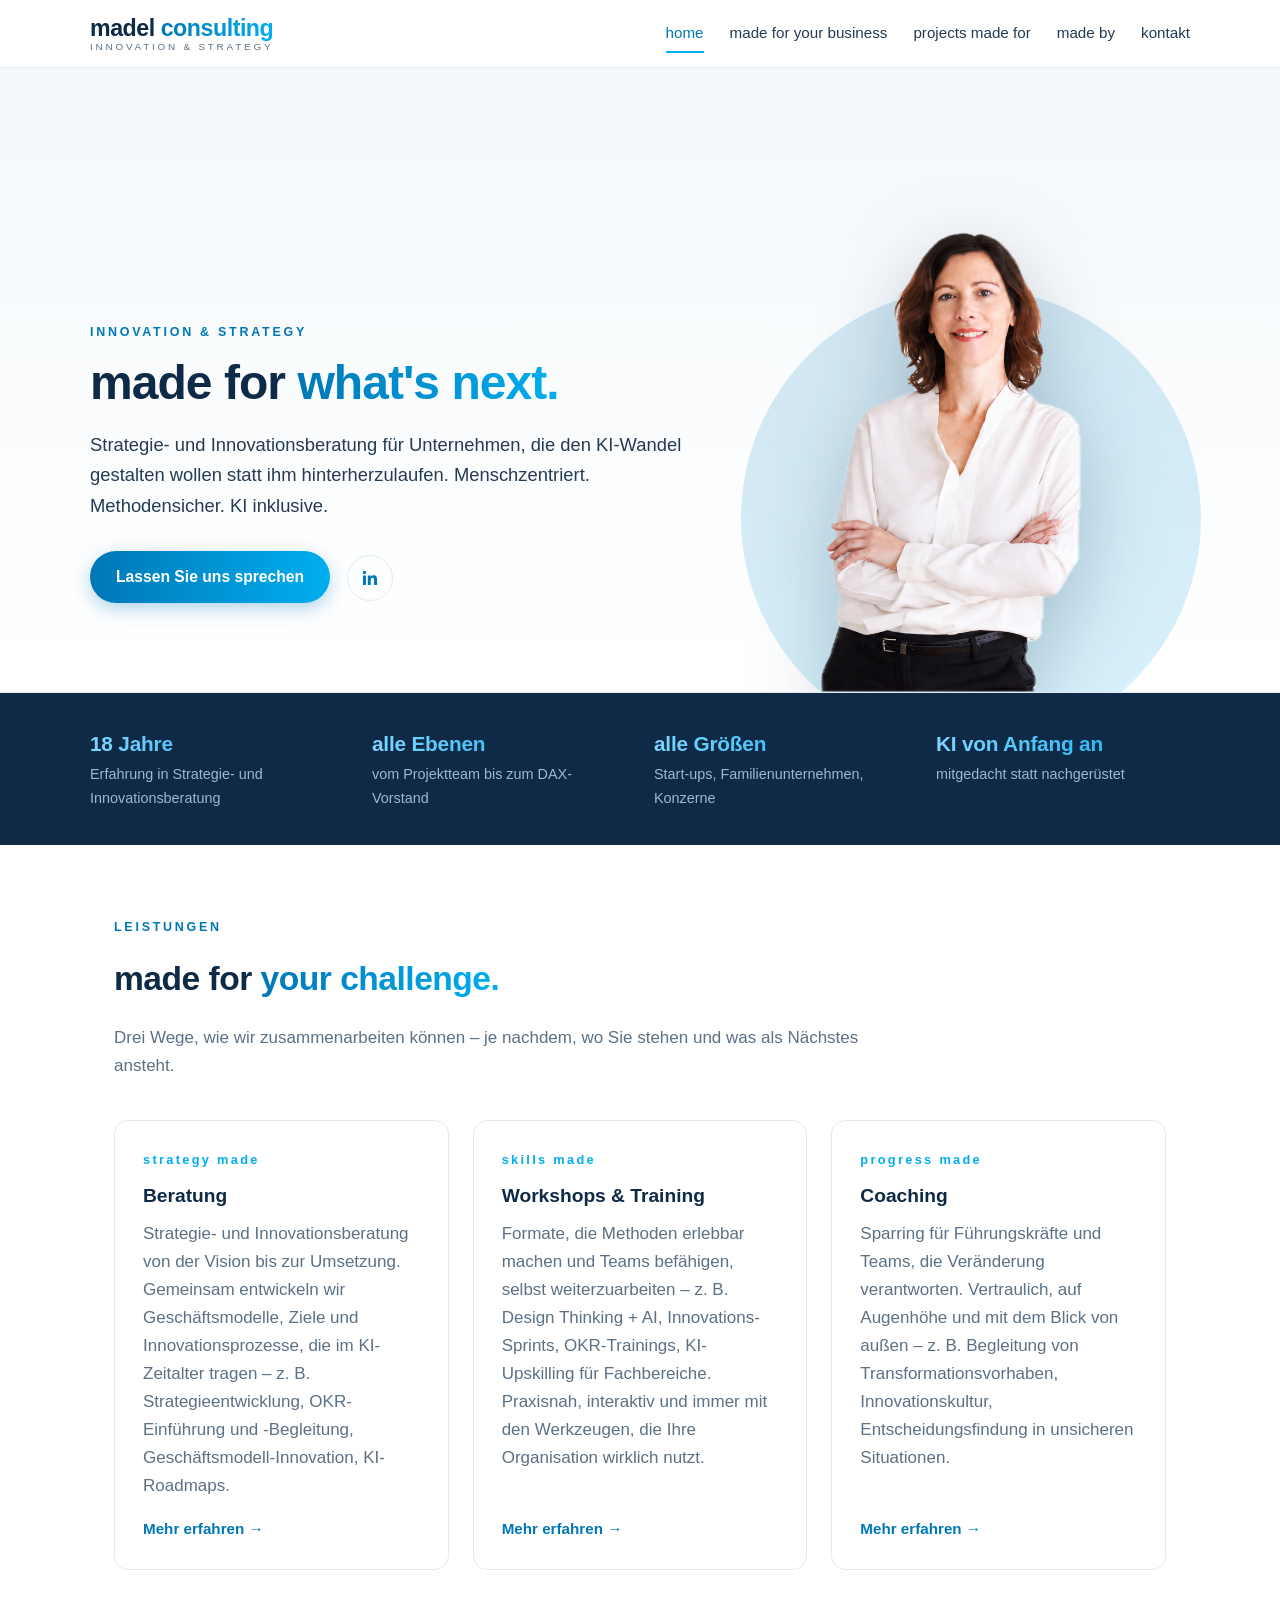
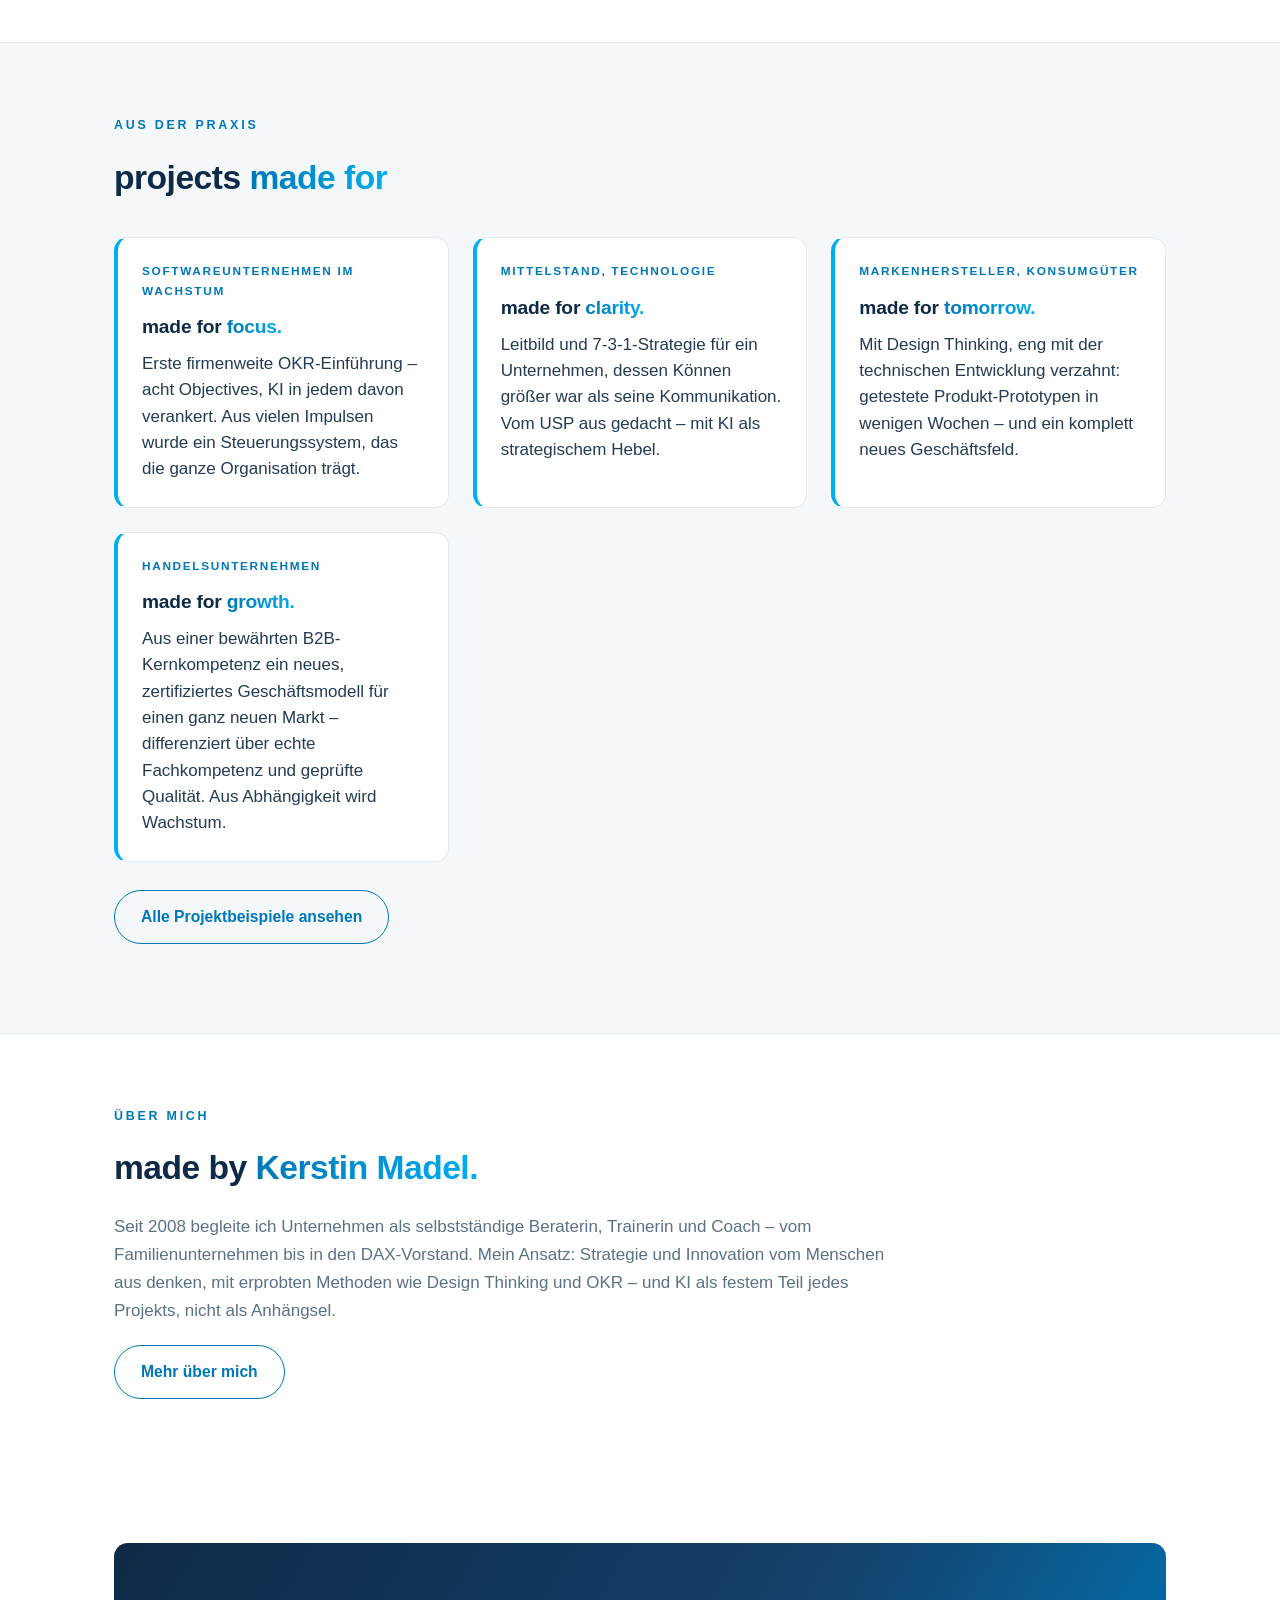
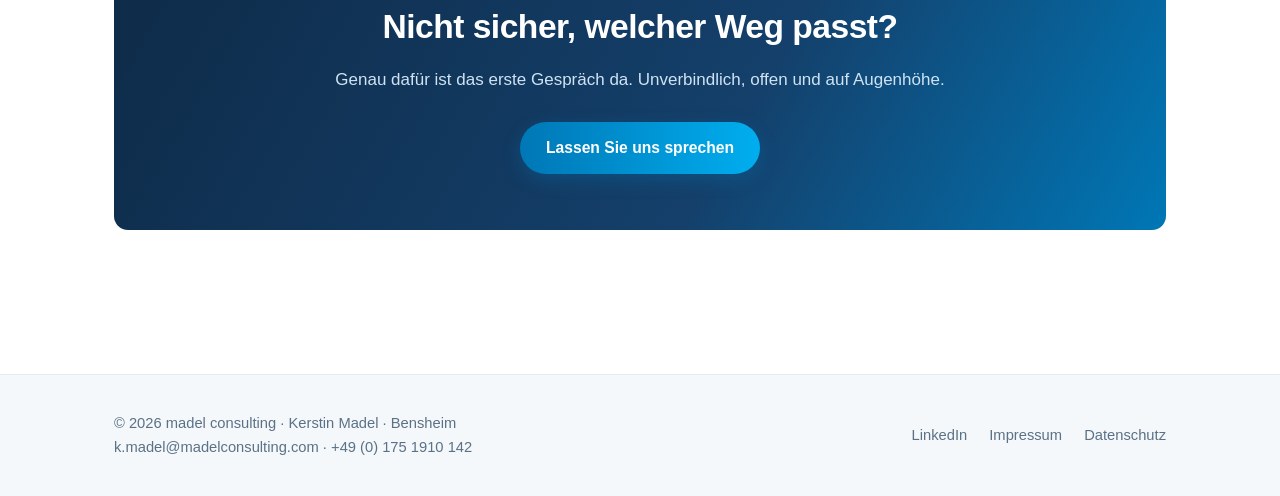
<file: index.html>
<!DOCTYPE html>
<html lang="de">
<head>
<meta charset="utf-8">
<meta name="viewport" content="width=device-width, initial-scale=1">
<meta name="theme-color" content="#0e2a47">
<title>madel consulting – Strategie- und Innovationsberatung mit KI</title>
<meta name="description" content="Strategie- und Innovationsberatung für Unternehmen, die den KI-Wandel gestalten wollen: Beratung, Workshops & Training, Coaching. Menschzentriert, methodensicher, KI inklusive. Kerstin Madel, Bensheim.">
<link rel="canonical" href="https://www.madelconsulting.com/">
<link rel="icon" href="data:image/svg+xml,%3Csvg xmlns='http://www.w3.org/2000/svg' viewBox='0 0 32 32'%3E%3Crect width='32' height='32' rx='6' fill='%230e2a47'/%3E%3Ctext x='16' y='23' font-family='Arial' font-size='19' font-weight='bold' fill='%2300aeef' text-anchor='middle'%3Em%3C/text%3E%3C/svg%3E">
<meta property="og:type" content="website">
<meta property="og:site_name" content="madel consulting">
<meta property="og:title" content="madel consulting – Strategie- und Innovationsberatung mit KI">
<meta property="og:description" content="Strategie- und Innovationsberatung für Unternehmen, die den KI-Wandel gestalten wollen: Beratung, Workshops & Training, Coaching. Menschzentriert, methodensicher, KI inklusive.">
<meta property="og:url" content="https://www.madelconsulting.com/">
<meta property="og:image" content="https://www.madelconsulting.com/assets/og-image.png">
<meta property="og:image:width" content="1200">
<meta property="og:image:height" content="630">
<meta name="twitter:card" content="summary_large_image">
<link rel="stylesheet" href="assets/style.css">
<script type="application/ld+json">
{
  "@context": "https://schema.org",
  "@type": "ProfessionalService",
  "name": "madel consulting",
  "alternateName": "Kerstin Madel – madel consulting",
  "description": "Strategie- und Innovationsberatung für Unternehmen, die den KI-Wandel gestalten wollen: Beratung, Workshops & Training, Coaching. Menschzentriert, methodensicher, KI inklusive.",
  "url": "https://www.madelconsulting.com/",
  "image": "https://www.madelconsulting.com/assets/og-image.png",
  "email": "k.madel@madelconsulting.com",
  "telephone": "+49-175-1910142",
  "priceRange": "$$$",
  "founder": {
    "@type": "Person",
    "name": "Kerstin Madel",
    "jobTitle": "Strategie- und Innovationsberaterin",
    "url": "https://www.madelconsulting.com/made-by/",
    "sameAs": "https://www.linkedin.com/in/kerstin-madel-861ab02b/"
  },
  "address": {
    "@type": "PostalAddress",
    "streetAddress": "Margarethenstraße 16",
    "postalCode": "64625",
    "addressLocality": "Bensheim",
    "addressCountry": "DE"
  },
  "areaServed": "DE",
  "knowsAbout": ["Strategieberatung", "Innovationsberatung", "OKR", "Design Thinking", "Künstliche Intelligenz", "Coaching", "Workshops", "Leadership"],
  "sameAs": ["https://www.linkedin.com/in/kerstin-madel-861ab02b/"]
}
</script>
</head>
<body>

<header class="site">
  <div class="wrap header-inner">
    <div class="brand">
      <a href="index.html">
        <span class="wordmark"><span class="m1">madel</span> <span class="m2">consulting</span></span>
        <span class="claim">Innovation &amp; Strategy</span>
      </a>
    </div>
    <input type="checkbox" id="nav-toggle" class="nav-toggle">
    <label for="nav-toggle" class="nav-burger">☰</label>
    <nav class="main">
      <a href="index.html" class="active">home</a>
      <a href="made-for-your-business/index.html">made for your business</a>
      <a href="projects-made-for/index.html">projects made for</a>
      <a href="made-by/index.html">made by</a>
      <a href="kontakt/index.html">kontakt</a>
    </nav>
  </div>
</header>

<section class="hero">
  <div class="wrap hero-inner">
    <div class="hero-copy">
      <p class="eyebrow">innovation &amp; strategy</p>
      <h1 class="hero-triad"><span class="mf">made for</span> <span class="made">what's&nbsp;next.</span></h1>
      <p class="lead">Strategie- und Innovationsberatung für Unternehmen, die den KI-Wandel gestalten wollen statt ihm hinterherzulaufen. Menschzentriert. Methodensicher. KI inklusive.</p>
      <p>
        <a class="btn btn-primary" href="kontakt/index.html">Lassen Sie uns sprechen</a>
        <a class="btn-linkedin" href="https://www.linkedin.com/in/kerstin-madel-861ab02b/" target="_blank" rel="noopener" aria-label="Kerstin Madel auf LinkedIn">
          <svg viewBox="0 0 24 24" xmlns="http://www.w3.org/2000/svg"><path d="M20.45 20.45h-3.55v-5.57c0-1.33-.03-3.04-1.85-3.04-1.86 0-2.14 1.45-2.14 2.94v5.67H9.36V9h3.41v1.56h.05c.47-.9 1.63-1.85 3.36-1.85 3.6 0 4.27 2.37 4.27 5.46v6.28zM5.34 7.43a2.06 2.06 0 1 1 0-4.12 2.06 2.06 0 0 1 0 4.12zM7.11 20.45H3.56V9h3.55v11.45z"/></svg>
        </a>
      </p>
    </div>
    <div class="hero-photo">
      <img src="assets/kerstin-madel-frei.png" alt="Porträt von Kerstin Madel, Inhaberin von madel consulting">
    </div>
  </div>
</section>

<section class="stats">
  <div class="wrap stats-inner">
    <div class="stat"><div class="v">18 Jahre</div><div class="l">Erfahrung in Strategie- und Innovationsberatung</div></div>
    <div class="stat"><div class="v">alle Ebenen</div><div class="l">vom Projektteam bis zum DAX-Vorstand</div></div>
    <div class="stat"><div class="v">alle Größen</div><div class="l">Start-ups, Familienunternehmen, Konzerne</div></div>
    <div class="stat"><div class="v">KI von Anfang an</div><div class="l">mitgedacht statt nachgerüstet</div></div>
  </div>
</section>

<section class="block">
  <div class="wrap">
    <p class="eyebrow reveal">Leistungen</p>
    <h2 class="reveal">made for <span class="grad">your challenge.</span></h2>
    <p class="section-intro reveal">Drei Wege, wie wir zusammenarbeiten können – je nachdem, wo Sie stehen und was als Nächstes ansteht.</p>
    <div class="cards">
      <div class="card reveal">
        <span class="num">strategy made</span>
        <h3>Beratung</h3>
        <p>Strategie- und Innovationsberatung von der Vision bis zur Umsetzung. Gemeinsam entwickeln wir Geschäftsmodelle, Ziele und Innovationsprozesse, die im KI-Zeitalter tragen – z.&nbsp;B. Strategieentwicklung, OKR-Einführung und -Begleitung, Geschäftsmodell-Innovation, KI-Roadmaps.</p>
        <a class="more" href="made-for-your-business/index.html">Mehr erfahren →</a>
      </div>
      <div class="card reveal">
        <span class="num">skills made</span>
        <h3>Workshops &amp; Training</h3>
        <p>Formate, die Methoden erlebbar machen und Teams befähigen, selbst weiterzuarbeiten – z.&nbsp;B. Design Thinking + AI, Innovations-Sprints, OKR-Trainings, KI-Upskilling für Fachbereiche. Praxisnah, interaktiv und immer mit den Werkzeugen, die Ihre Organisation wirklich nutzt.</p>
        <a class="more" href="made-for-your-business/index.html">Mehr erfahren →</a>
      </div>
      <div class="card reveal">
        <span class="num">progress made</span>
        <h3>Coaching</h3>
        <p>Sparring für Führungskräfte und Teams, die Veränderung verantworten. Vertraulich, auf Augenhöhe und mit dem Blick von außen – z.&nbsp;B. Begleitung von Transformationsvorhaben, Innovationskultur, Entscheidungsfindung in unsicheren Situationen.</p>
        <a class="more" href="made-for-your-business/index.html">Mehr erfahren →</a>
      </div>
    </div>
  </div>
</section>

<section class="block soft">
  <div class="wrap">
    <p class="eyebrow reveal">aus der Praxis</p>
    <h2 class="reveal">projects <span class="grad">made for</span></h2>
    <div class="proof" style="margin-top:32px">
      <div class="proof-item reveal">
        <span class="sector">Softwareunternehmen im Wachstum</span>
        <h3>made for <span class="grad">focus.</span></h3>
        <p>Erste firmenweite OKR-Einführung – acht Objectives, KI in jedem davon verankert. Aus vielen Impulsen wurde ein Steuerungssystem, das die ganze Organisation trägt.</p>
      </div>
      <div class="proof-item reveal">
        <span class="sector">Mittelstand, Technologie</span>
        <h3>made for <span class="grad">clarity.</span></h3>
        <p>Leitbild und 7-3-1-Strategie für ein Unternehmen, dessen Können größer war als seine Kommunikation. Vom USP aus gedacht – mit KI als strategischem Hebel.</p>
      </div>
      <div class="proof-item reveal">
        <span class="sector">Markenhersteller, Konsumgüter</span>
        <h3>made for <span class="grad">tomorrow.</span></h3>
        <p>Mit Design Thinking, eng mit der technischen Entwicklung verzahnt: getestete Produkt-Prototypen in wenigen Wochen – und ein komplett neues Geschäftsfeld.</p>
      </div>
      <div class="proof-item reveal">
        <span class="sector">Handelsunternehmen</span>
        <h3>made for <span class="grad">growth.</span></h3>
        <p>Aus einer bewährten B2B-Kernkompetenz ein neues, zertifiziertes Geschäftsmodell für einen ganz neuen Markt – differenziert über echte Fachkompetenz und geprüfte Qualität. Aus Abhängigkeit wird Wachstum.</p>
      </div>
    </div>
    <p style="margin-top:28px" class="reveal"><a class="btn btn-ghost" style="margin-left:0" href="projects-made-for/index.html">Alle Projektbeispiele ansehen</a></p>
  </div>
</section>

<section class="block">
  <div class="wrap">
    <p class="eyebrow reveal">über mich</p>
    <h2 class="reveal">made by <span class="grad">Kerstin Madel.</span></h2>
    <p class="section-intro reveal" style="margin-bottom:20px">Seit 2008 begleite ich Unternehmen als selbstständige Beraterin, Trainerin und Coach – vom Familienunternehmen bis in den DAX-Vorstand. Mein Ansatz: Strategie und Innovation vom Menschen aus denken, mit erprobten Methoden wie Design Thinking und OKR – und KI als festem Teil jedes Projekts, nicht als Anhängsel.</p>
    <a class="btn btn-ghost reveal" style="margin-left:0" href="made-by/index.html">Mehr über mich</a>
  </div>
</section>

<section class="block">
  <div class="wrap">
    <div class="cta reveal">
      <h2>Nicht sicher, welcher Weg passt?</h2>
      <p>Genau dafür ist das erste Gespräch da. Unverbindlich, offen und auf Augenhöhe.</p>
      <a class="btn btn-primary" href="kontakt/index.html">Lassen Sie uns sprechen</a>
    </div>
  </div>
</section>

<footer class="site">
  <div class="wrap footer-inner">
    <div>© 2026 madel consulting · Kerstin Madel · Bensheim<br>
      <a href="mailto:k.madel@madelconsulting.com">k.madel@madelconsulting.com</a> · <a href="tel:+491751910142">+49 (0) 175 1910 142</a>
    </div>
    <div class="legal-links">
      <a href="https://www.linkedin.com/in/kerstin-madel-861ab02b/" target="_blank" rel="noopener">LinkedIn</a>
      <a href="impressum/index.html">Impressum</a>
      <a href="datenschutz/index.html">Datenschutz</a>
    </div>
  </div>
</footer>

<script src="assets/reveal.js" defer></script>

</body>
</html>
</file>
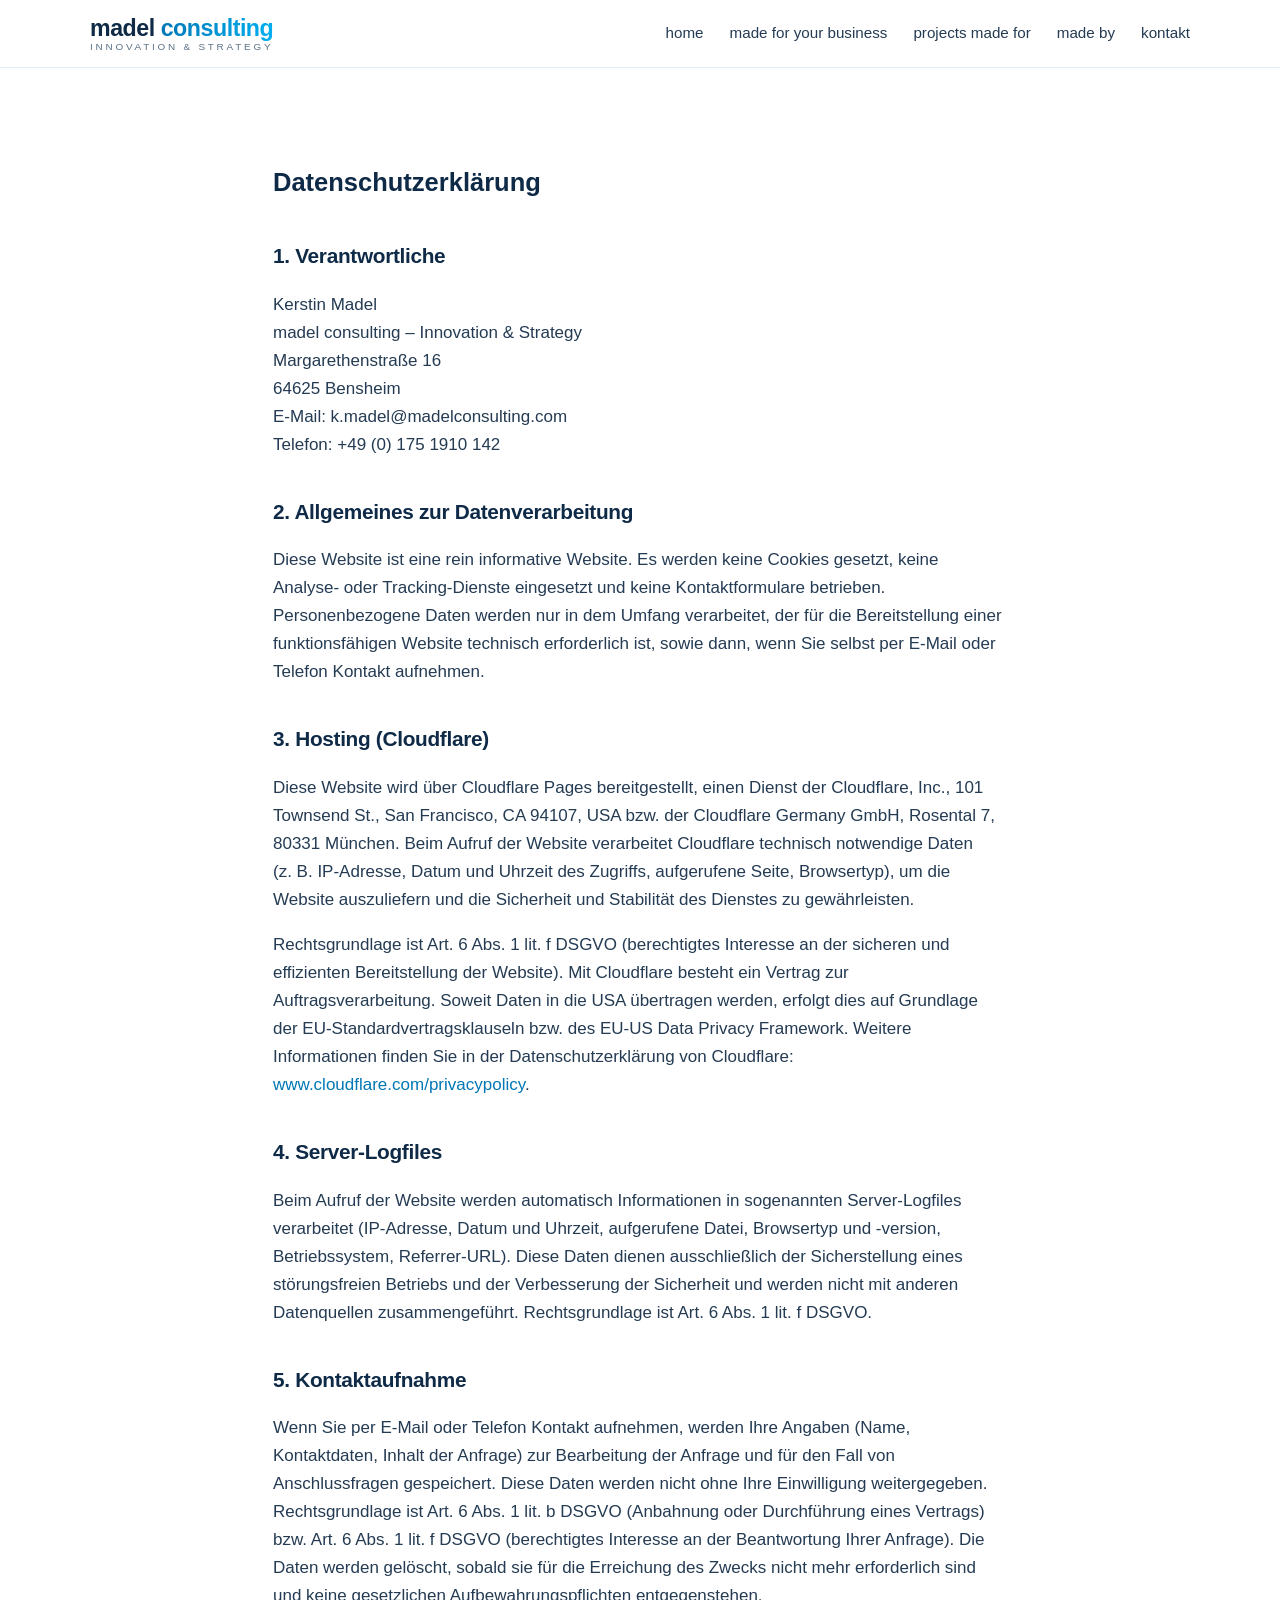
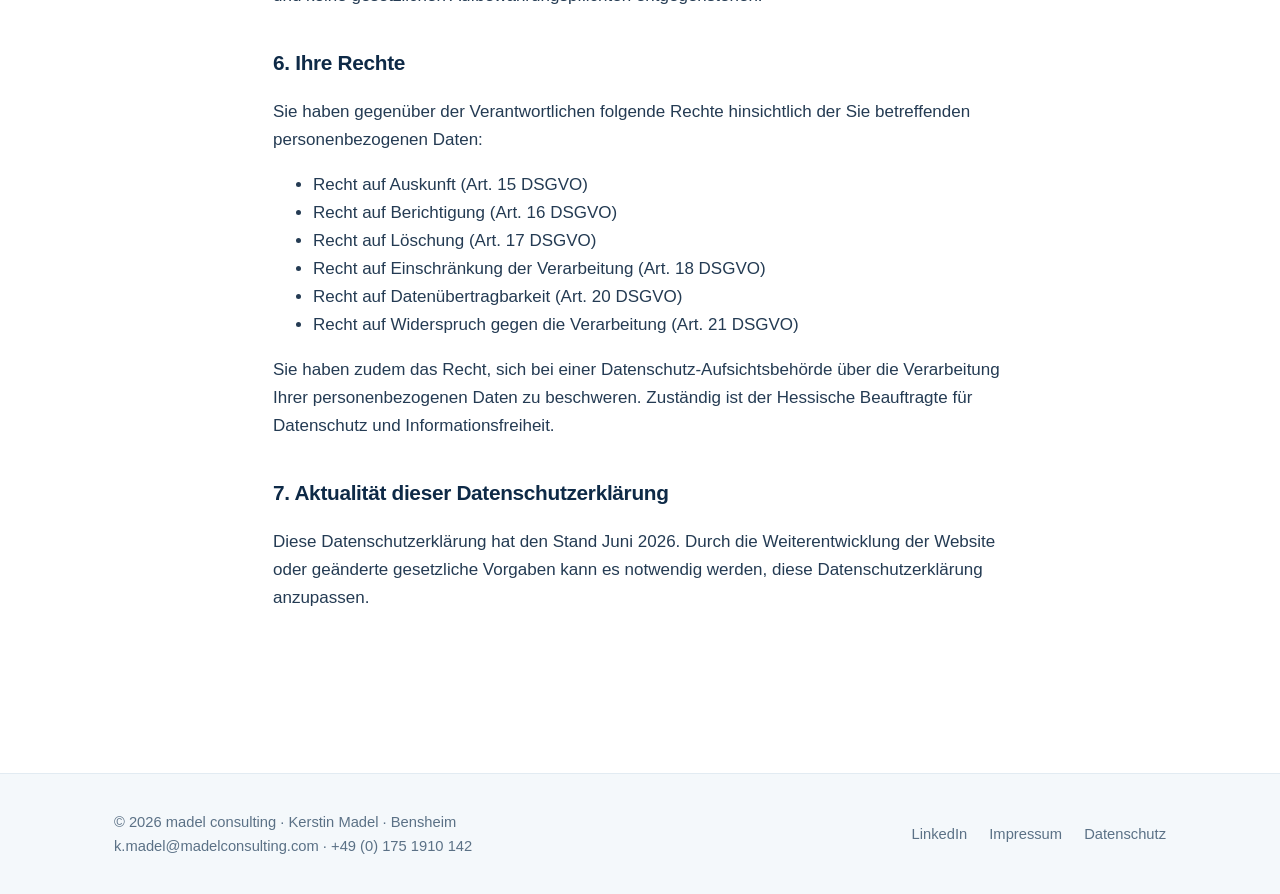
<file: datenschutz/index.html>
<!DOCTYPE html>
<html lang="de">
<head>
<meta charset="utf-8">
<meta name="viewport" content="width=device-width, initial-scale=1">
<meta name="theme-color" content="#0e2a47">
<title>Datenschutzerklärung | madel consulting</title>
<meta name="robots" content="noindex">
<link rel="icon" href="data:image/svg+xml,%3Csvg xmlns='http://www.w3.org/2000/svg' viewBox='0 0 32 32'%3E%3Crect width='32' height='32' rx='6' fill='%230e2a47'/%3E%3Ctext x='16' y='23' font-family='Arial' font-size='19' font-weight='bold' fill='%2300aeef' text-anchor='middle'%3Em%3C/text%3E%3C/svg%3E">
<meta property="og:type" content="website">
<meta property="og:site_name" content="madel consulting">
<meta property="og:title" content="Datenschutzerklärung | madel consulting">
<meta property="og:url" content="https://www.madelconsulting.com/datenschutz/">
<meta property="og:image" content="https://www.madelconsulting.com/assets/og-image.png">
<meta property="og:image:width" content="1200">
<meta property="og:image:height" content="630">
<meta name="twitter:card" content="summary_large_image">
<link rel="stylesheet" href="../assets/style.css">
<link rel="canonical" href="https://www.madelconsulting.com/datenschutz/">
</head>
<body>

<header class="site">
  <div class="wrap header-inner">
    <div class="brand">
      <a href="../index.html">
        <span class="wordmark"><span class="m1">madel</span> <span class="m2">consulting</span></span>
        <span class="claim">Innovation &amp; Strategy</span>
      </a>
    </div>
    <input type="checkbox" id="nav-toggle" class="nav-toggle">
    <label for="nav-toggle" class="nav-burger">☰</label>
    <nav class="main">
      <a href="../index.html">home</a>
      <a href="../made-for-your-business/index.html">made for your business</a>
      <a href="../projects-made-for/index.html">projects made for</a>
      <a href="../made-by/index.html">made by</a>
      <a href="../kontakt/index.html">kontakt</a>
    </nav>
  </div>
</header>

<section class="block">
  <div class="wrap legal">
    <h1 style="color:var(--navy)">Datenschutzerklärung</h1>

    <h2>1. Verantwortliche</h2>
    <p>
      Kerstin Madel<br>
      madel consulting – Innovation &amp; Strategy<br>
      Margarethenstraße 16<br>
      64625 Bensheim<br>
      E-Mail: k.madel@madelconsulting.com<br>
      Telefon: +49 (0) 175 1910 142
    </p>

    <h2>2. Allgemeines zur Datenverarbeitung</h2>
    <p>Diese Website ist eine rein informative Website. Es werden keine Cookies gesetzt, keine Analyse- oder Tracking-Dienste eingesetzt und keine Kontaktformulare betrieben. Personenbezogene Daten werden nur in dem Umfang verarbeitet, der für die Bereitstellung einer funktionsfähigen Website technisch erforderlich ist, sowie dann, wenn Sie selbst per E-Mail oder Telefon Kontakt aufnehmen.</p>

    <h2>3. Hosting (Cloudflare)</h2>
    <p>Diese Website wird über Cloudflare Pages bereitgestellt, einen Dienst der Cloudflare, Inc., 101 Townsend St., San Francisco, CA 94107, USA bzw. der Cloudflare Germany GmbH, Rosental 7, 80331 München. Beim Aufruf der Website verarbeitet Cloudflare technisch notwendige Daten (z.&nbsp;B. IP-Adresse, Datum und Uhrzeit des Zugriffs, aufgerufene Seite, Browsertyp), um die Website auszuliefern und die Sicherheit und Stabilität des Dienstes zu gewährleisten.</p>
    <p>Rechtsgrundlage ist Art. 6 Abs. 1 lit. f DSGVO (berechtigtes Interesse an der sicheren und effizienten Bereitstellung der Website). Mit Cloudflare besteht ein Vertrag zur Auftragsverarbeitung. Soweit Daten in die USA übertragen werden, erfolgt dies auf Grundlage der EU-Standardvertragsklauseln bzw. des EU-US Data Privacy Framework. Weitere Informationen finden Sie in der Datenschutzerklärung von Cloudflare: <a href="https://www.cloudflare.com/privacypolicy/" target="_blank" rel="noopener">www.cloudflare.com/privacypolicy</a>.</p>

    <h2>4. Server-Logfiles</h2>
    <p>Beim Aufruf der Website werden automatisch Informationen in sogenannten Server-Logfiles verarbeitet (IP-Adresse, Datum und Uhrzeit, aufgerufene Datei, Browsertyp und -version, Betriebssystem, Referrer-URL). Diese Daten dienen ausschließlich der Sicherstellung eines störungsfreien Betriebs und der Verbesserung der Sicherheit und werden nicht mit anderen Datenquellen zusammengeführt. Rechtsgrundlage ist Art. 6 Abs. 1 lit. f DSGVO.</p>

    <h2>5. Kontaktaufnahme</h2>
    <p>Wenn Sie per E-Mail oder Telefon Kontakt aufnehmen, werden Ihre Angaben (Name, Kontaktdaten, Inhalt der Anfrage) zur Bearbeitung der Anfrage und für den Fall von Anschlussfragen gespeichert. Diese Daten werden nicht ohne Ihre Einwilligung weitergegeben. Rechtsgrundlage ist Art. 6 Abs. 1 lit. b DSGVO (Anbahnung oder Durchführung eines Vertrags) bzw. Art. 6 Abs. 1 lit. f DSGVO (berechtigtes Interesse an der Beantwortung Ihrer Anfrage). Die Daten werden gelöscht, sobald sie für die Erreichung des Zwecks nicht mehr erforderlich sind und keine gesetzlichen Aufbewahrungspflichten entgegenstehen.</p>

    <h2>6. Ihre Rechte</h2>
    <p>Sie haben gegenüber der Verantwortlichen folgende Rechte hinsichtlich der Sie betreffenden personenbezogenen Daten:</p>
    <ul>
      <li>Recht auf Auskunft (Art. 15 DSGVO)</li>
      <li>Recht auf Berichtigung (Art. 16 DSGVO)</li>
      <li>Recht auf Löschung (Art. 17 DSGVO)</li>
      <li>Recht auf Einschränkung der Verarbeitung (Art. 18 DSGVO)</li>
      <li>Recht auf Datenübertragbarkeit (Art. 20 DSGVO)</li>
      <li>Recht auf Widerspruch gegen die Verarbeitung (Art. 21 DSGVO)</li>
    </ul>
    <p>Sie haben zudem das Recht, sich bei einer Datenschutz-Aufsichtsbehörde über die Verarbeitung Ihrer personenbezogenen Daten zu beschweren. Zuständig ist der Hessische Beauftragte für Datenschutz und Informationsfreiheit.</p>

    <h2>7. Aktualität dieser Datenschutzerklärung</h2>
    <p>Diese Datenschutzerklärung hat den Stand Juni 2026. Durch die Weiterentwicklung der Website oder geänderte gesetzliche Vorgaben kann es notwendig werden, diese Datenschutzerklärung anzupassen.</p>
  </div>
</section>

<footer class="site">
  <div class="wrap footer-inner">
    <div>© 2026 madel consulting · Kerstin Madel · Bensheim<br>
      <a href="mailto:k.madel@madelconsulting.com">k.madel@madelconsulting.com</a> · <a href="tel:+491751910142">+49 (0) 175 1910 142</a>
    </div>
    <div class="legal-links">
      <a href="https://www.linkedin.com/in/kerstin-madel-861ab02b/" target="_blank" rel="noopener">LinkedIn</a>
      <a href="../impressum/index.html">Impressum</a>
      <a href="index.html">Datenschutz</a>
    </div>
  </div>
</footer>

</body>
</html>
</file>
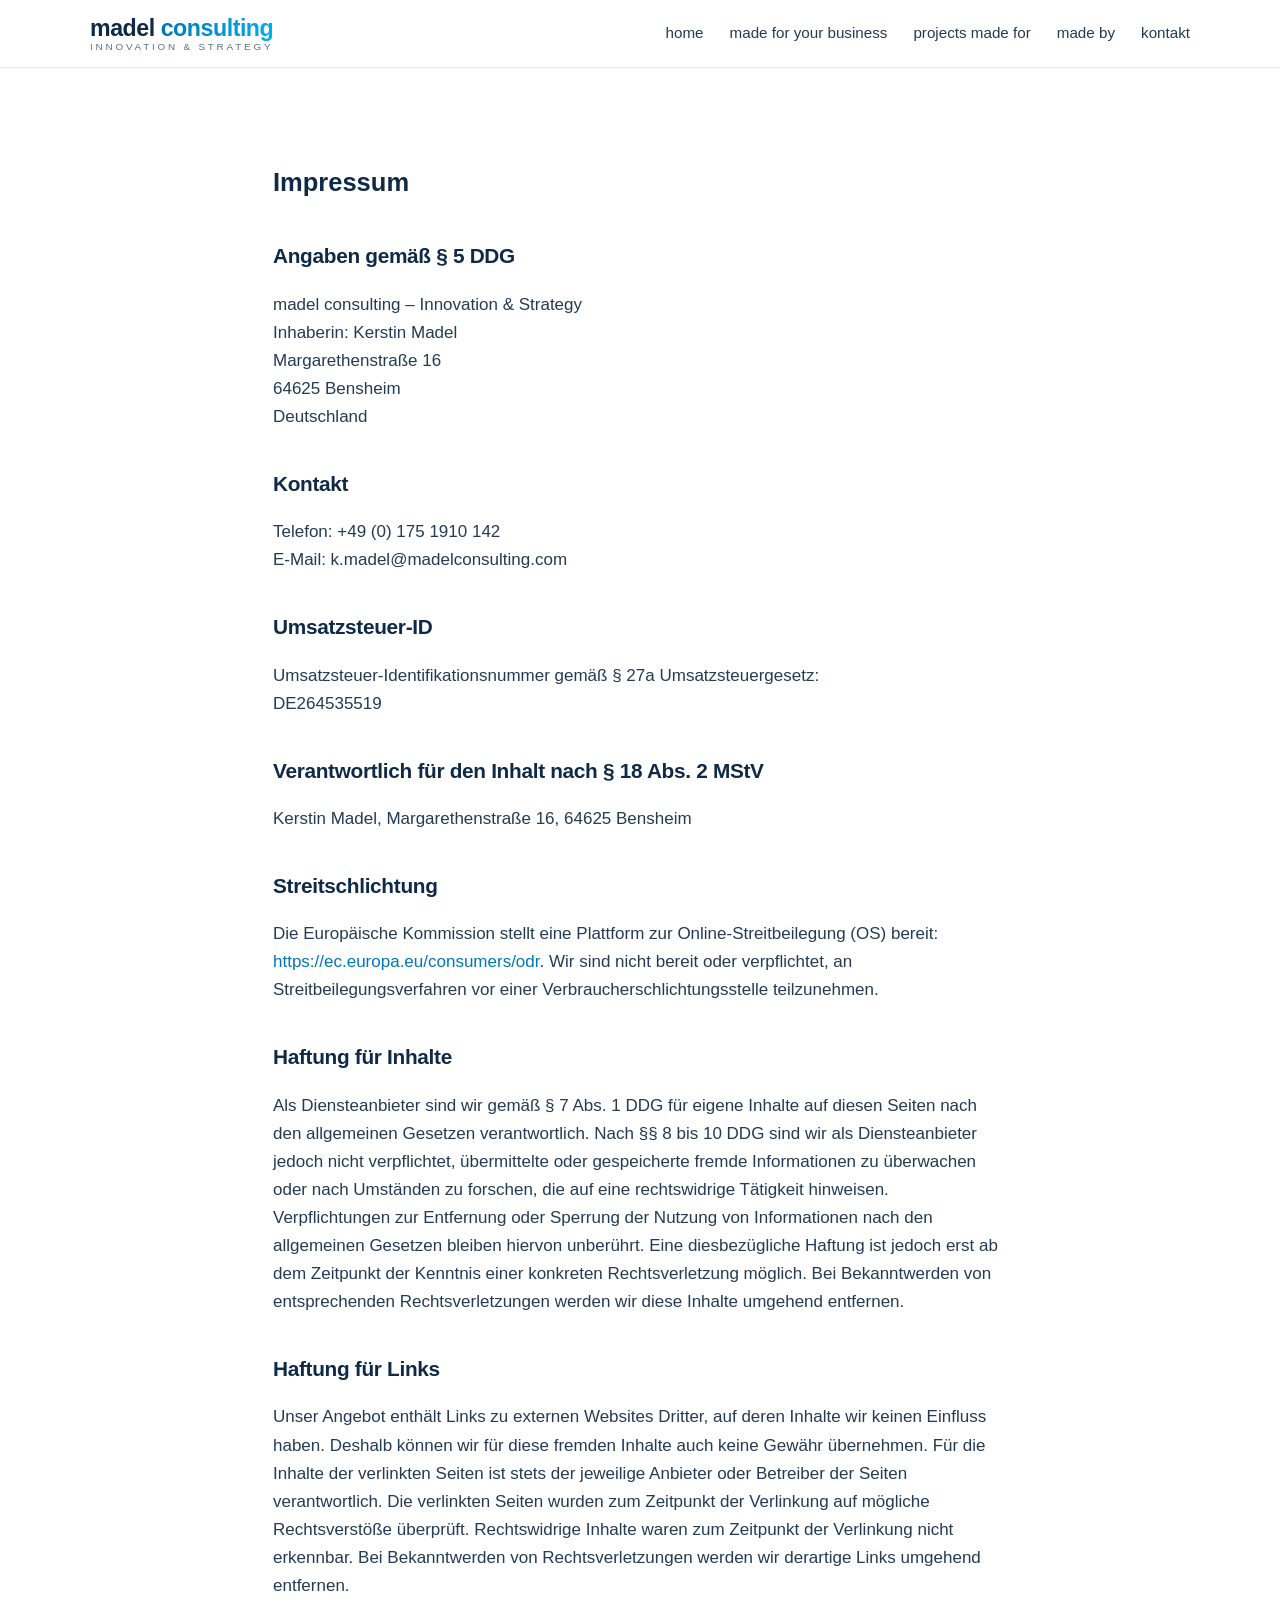
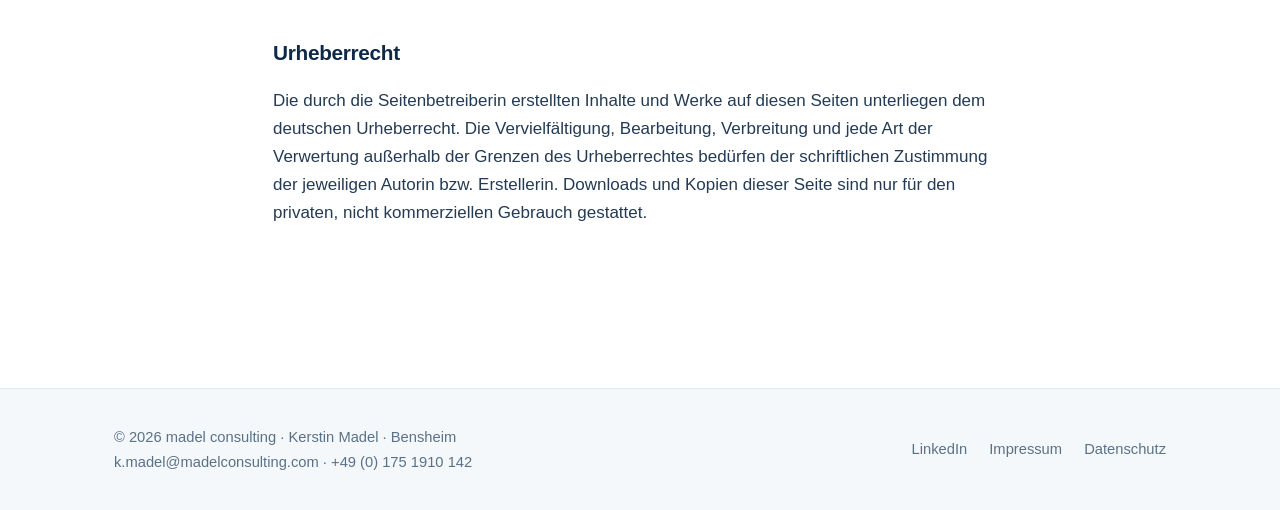
<file: impressum/index.html>
<!DOCTYPE html>
<html lang="de">
<head>
<meta charset="utf-8">
<meta name="viewport" content="width=device-width, initial-scale=1">
<meta name="theme-color" content="#0e2a47">
<title>Impressum | madel consulting</title>
<meta name="robots" content="noindex">
<link rel="icon" href="data:image/svg+xml,%3Csvg xmlns='http://www.w3.org/2000/svg' viewBox='0 0 32 32'%3E%3Crect width='32' height='32' rx='6' fill='%230e2a47'/%3E%3Ctext x='16' y='23' font-family='Arial' font-size='19' font-weight='bold' fill='%2300aeef' text-anchor='middle'%3Em%3C/text%3E%3C/svg%3E">
<meta property="og:type" content="website">
<meta property="og:site_name" content="madel consulting">
<meta property="og:title" content="Impressum | madel consulting">
<meta property="og:url" content="https://www.madelconsulting.com/impressum/">
<meta property="og:image" content="https://www.madelconsulting.com/assets/og-image.png">
<meta property="og:image:width" content="1200">
<meta property="og:image:height" content="630">
<meta name="twitter:card" content="summary_large_image">
<link rel="stylesheet" href="../assets/style.css">
<link rel="canonical" href="https://www.madelconsulting.com/impressum/">
</head>
<body>

<header class="site">
  <div class="wrap header-inner">
    <div class="brand">
      <a href="../index.html">
        <span class="wordmark"><span class="m1">madel</span> <span class="m2">consulting</span></span>
        <span class="claim">Innovation &amp; Strategy</span>
      </a>
    </div>
    <input type="checkbox" id="nav-toggle" class="nav-toggle">
    <label for="nav-toggle" class="nav-burger">☰</label>
    <nav class="main">
      <a href="../index.html">home</a>
      <a href="../made-for-your-business/index.html">made for your business</a>
      <a href="../projects-made-for/index.html">projects made for</a>
      <a href="../made-by/index.html">made by</a>
      <a href="../kontakt/index.html">kontakt</a>
    </nav>
  </div>
</header>

<section class="block">
  <div class="wrap legal">
    <h1 style="color:var(--navy)">Impressum</h1>

    <h2>Angaben gemäß § 5 DDG</h2>
    <p>
      madel consulting – Innovation &amp; Strategy<br>
      Inhaberin: Kerstin Madel<br>
      Margarethenstraße 16<br>
      64625 Bensheim<br>
      Deutschland
    </p>

    <h2>Kontakt</h2>
    <p>
      Telefon: +49 (0) 175 1910 142<br>
      E-Mail: k.madel@madelconsulting.com
    </p>

    <h2>Umsatzsteuer-ID</h2>
    <p>Umsatzsteuer-Identifikationsnummer gemäß § 27a Umsatzsteuergesetz:<br>DE264535519</p>

    <h2>Verantwortlich für den Inhalt nach § 18 Abs. 2 MStV</h2>
    <p>Kerstin Madel, Margarethenstraße 16, 64625 Bensheim</p>

    <h2>Streitschlichtung</h2>
    <p>Die Europäische Kommission stellt eine Plattform zur Online-Streitbeilegung (OS) bereit: <a href="https://ec.europa.eu/consumers/odr" target="_blank" rel="noopener">https://ec.europa.eu/consumers/odr</a>. Wir sind nicht bereit oder verpflichtet, an Streitbeilegungsverfahren vor einer Verbraucherschlichtungsstelle teilzunehmen.</p>

    <h2>Haftung für Inhalte</h2>
    <p>Als Diensteanbieter sind wir gemäß § 7 Abs. 1 DDG für eigene Inhalte auf diesen Seiten nach den allgemeinen Gesetzen verantwortlich. Nach §§ 8 bis 10 DDG sind wir als Diensteanbieter jedoch nicht verpflichtet, übermittelte oder gespeicherte fremde Informationen zu überwachen oder nach Umständen zu forschen, die auf eine rechtswidrige Tätigkeit hinweisen. Verpflichtungen zur Entfernung oder Sperrung der Nutzung von Informationen nach den allgemeinen Gesetzen bleiben hiervon unberührt. Eine diesbezügliche Haftung ist jedoch erst ab dem Zeitpunkt der Kenntnis einer konkreten Rechtsverletzung möglich. Bei Bekanntwerden von entsprechenden Rechtsverletzungen werden wir diese Inhalte umgehend entfernen.</p>

    <h2>Haftung für Links</h2>
    <p>Unser Angebot enthält Links zu externen Websites Dritter, auf deren Inhalte wir keinen Einfluss haben. Deshalb können wir für diese fremden Inhalte auch keine Gewähr übernehmen. Für die Inhalte der verlinkten Seiten ist stets der jeweilige Anbieter oder Betreiber der Seiten verantwortlich. Die verlinkten Seiten wurden zum Zeitpunkt der Verlinkung auf mögliche Rechtsverstöße überprüft. Rechtswidrige Inhalte waren zum Zeitpunkt der Verlinkung nicht erkennbar. Bei Bekanntwerden von Rechtsverletzungen werden wir derartige Links umgehend entfernen.</p>

    <h2>Urheberrecht</h2>
    <p>Die durch die Seitenbetreiberin erstellten Inhalte und Werke auf diesen Seiten unterliegen dem deutschen Urheberrecht. Die Vervielfältigung, Bearbeitung, Verbreitung und jede Art der Verwertung außerhalb der Grenzen des Urheberrechtes bedürfen der schriftlichen Zustimmung der jeweiligen Autorin bzw. Erstellerin. Downloads und Kopien dieser Seite sind nur für den privaten, nicht kommerziellen Gebrauch gestattet.</p>
  </div>
</section>

<footer class="site">
  <div class="wrap footer-inner">
    <div>© 2026 madel consulting · Kerstin Madel · Bensheim<br>
      <a href="mailto:k.madel@madelconsulting.com">k.madel@madelconsulting.com</a> · <a href="tel:+491751910142">+49 (0) 175 1910 142</a>
    </div>
    <div class="legal-links">
      <a href="https://www.linkedin.com/in/kerstin-madel-861ab02b/" target="_blank" rel="noopener">LinkedIn</a>
      <a href="index.html">Impressum</a>
      <a href="../datenschutz/index.html">Datenschutz</a>
    </div>
  </div>
</footer>

</body>
</html>
</file>
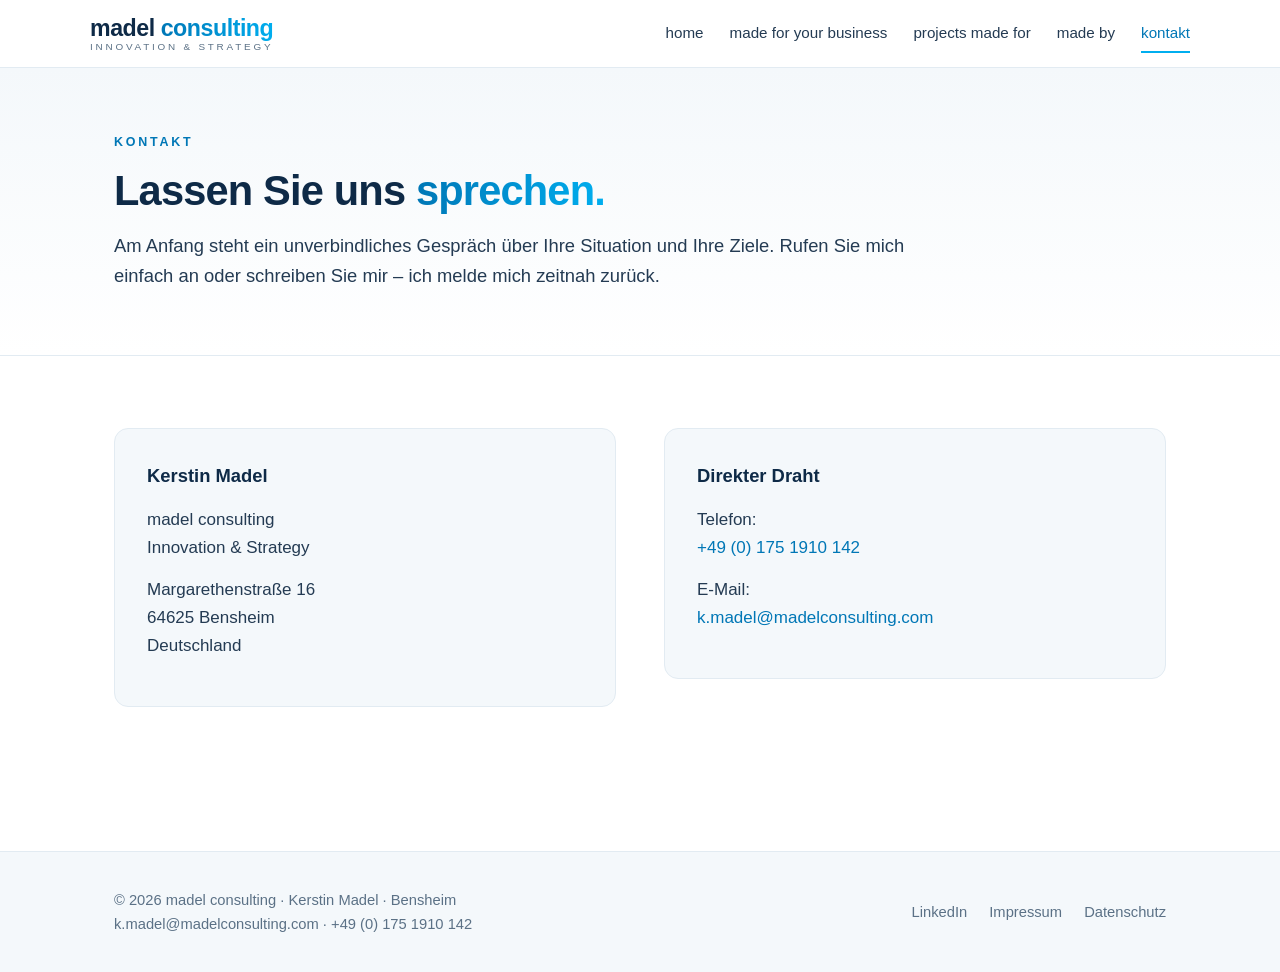
<file: kontakt/index.html>
<!DOCTYPE html>
<html lang="de">
<head>
<meta charset="utf-8">
<meta name="viewport" content="width=device-width, initial-scale=1">
<meta name="theme-color" content="#0e2a47">
<title>Kontakt | madel consulting</title>
<meta name="description" content="Kontakt zu Kerstin Madel, madel consulting – Innovation & Strategy, Bensheim.">
<link rel="icon" href="data:image/svg+xml,%3Csvg xmlns='http://www.w3.org/2000/svg' viewBox='0 0 32 32'%3E%3Crect width='32' height='32' rx='6' fill='%230e2a47'/%3E%3Ctext x='16' y='23' font-family='Arial' font-size='19' font-weight='bold' fill='%2300aeef' text-anchor='middle'%3Em%3C/text%3E%3C/svg%3E">
<meta property="og:type" content="website">
<meta property="og:site_name" content="madel consulting">
<meta property="og:title" content="Kontakt | madel consulting">
<meta property="og:description" content="Lassen Sie uns sprechen: Kerstin Madel, madel consulting – Strategie- und Innovationsberatung, Bensheim.">
<meta property="og:url" content="https://www.madelconsulting.com/kontakt/">
<meta property="og:image" content="https://www.madelconsulting.com/assets/og-image.png">
<meta property="og:image:width" content="1200">
<meta property="og:image:height" content="630">
<meta name="twitter:card" content="summary_large_image">
<link rel="stylesheet" href="../assets/style.css">
<link rel="canonical" href="https://www.madelconsulting.com/kontakt/">
</head>
<body>

<header class="site">
  <div class="wrap header-inner">
    <div class="brand">
      <a href="../index.html">
        <span class="wordmark"><span class="m1">madel</span> <span class="m2">consulting</span></span>
        <span class="claim">Innovation &amp; Strategy</span>
      </a>
    </div>
    <input type="checkbox" id="nav-toggle" class="nav-toggle">
    <label for="nav-toggle" class="nav-burger">☰</label>
    <nav class="main">
      <a href="../index.html">home</a>
      <a href="../made-for-your-business/index.html">made for your business</a>
      <a href="../projects-made-for/index.html">projects made for</a>
      <a href="../made-by/index.html">made by</a>
      <a href="index.html" class="active">kontakt</a>
    </nav>
  </div>
</header>

<section class="hero">
  <div class="wrap" style="padding:64px 24px">
    <p class="eyebrow">Kontakt</p>
    <h1 style="font-size:clamp(1.8rem,4vw,2.6rem);color:var(--navy);margin:0 0 16px">Lassen Sie uns <span style="background:linear-gradient(90deg,var(--blue),var(--cyan));-webkit-background-clip:text;background-clip:text;color:transparent">sprechen.</span></h1>
    <p class="lead" style="max-width:44em;margin:0">Am Anfang steht ein unverbindliches Gespräch über Ihre Situation und Ihre Ziele. Rufen Sie mich einfach an oder schreiben Sie mir – ich melde mich zeitnah zurück.</p>
  </div>
</section>

<section class="block">
  <div class="wrap contact-grid">
    <div class="contact-card">
      <p class="big">Kerstin Madel</p>
      <p>madel consulting<br>Innovation &amp; Strategy</p>
      <p>Margarethenstraße 16<br>64625 Bensheim<br>Deutschland</p>
    </div>
    <div class="contact-card">
      <p class="big">Direkter Draht</p>
      <p>Telefon:<br><a href="tel:+491751910142">+49 (0) 175 1910 142</a></p>
      <p>E-Mail:<br><a href="mailto:k.madel@madelconsulting.com">k.madel@madelconsulting.com</a></p>
    </div>
  </div>
</section>

<footer class="site">
  <div class="wrap footer-inner">
    <div>© 2026 madel consulting · Kerstin Madel · Bensheim<br>
      <a href="mailto:k.madel@madelconsulting.com">k.madel@madelconsulting.com</a> · <a href="tel:+491751910142">+49 (0) 175 1910 142</a>
    </div>
    <div class="legal-links">
      <a href="https://www.linkedin.com/in/kerstin-madel-861ab02b/" target="_blank" rel="noopener">LinkedIn</a>
      <a href="../impressum/index.html">Impressum</a>
      <a href="../datenschutz/index.html">Datenschutz</a>
    </div>
  </div>
</footer>

</body>
</html>
</file>
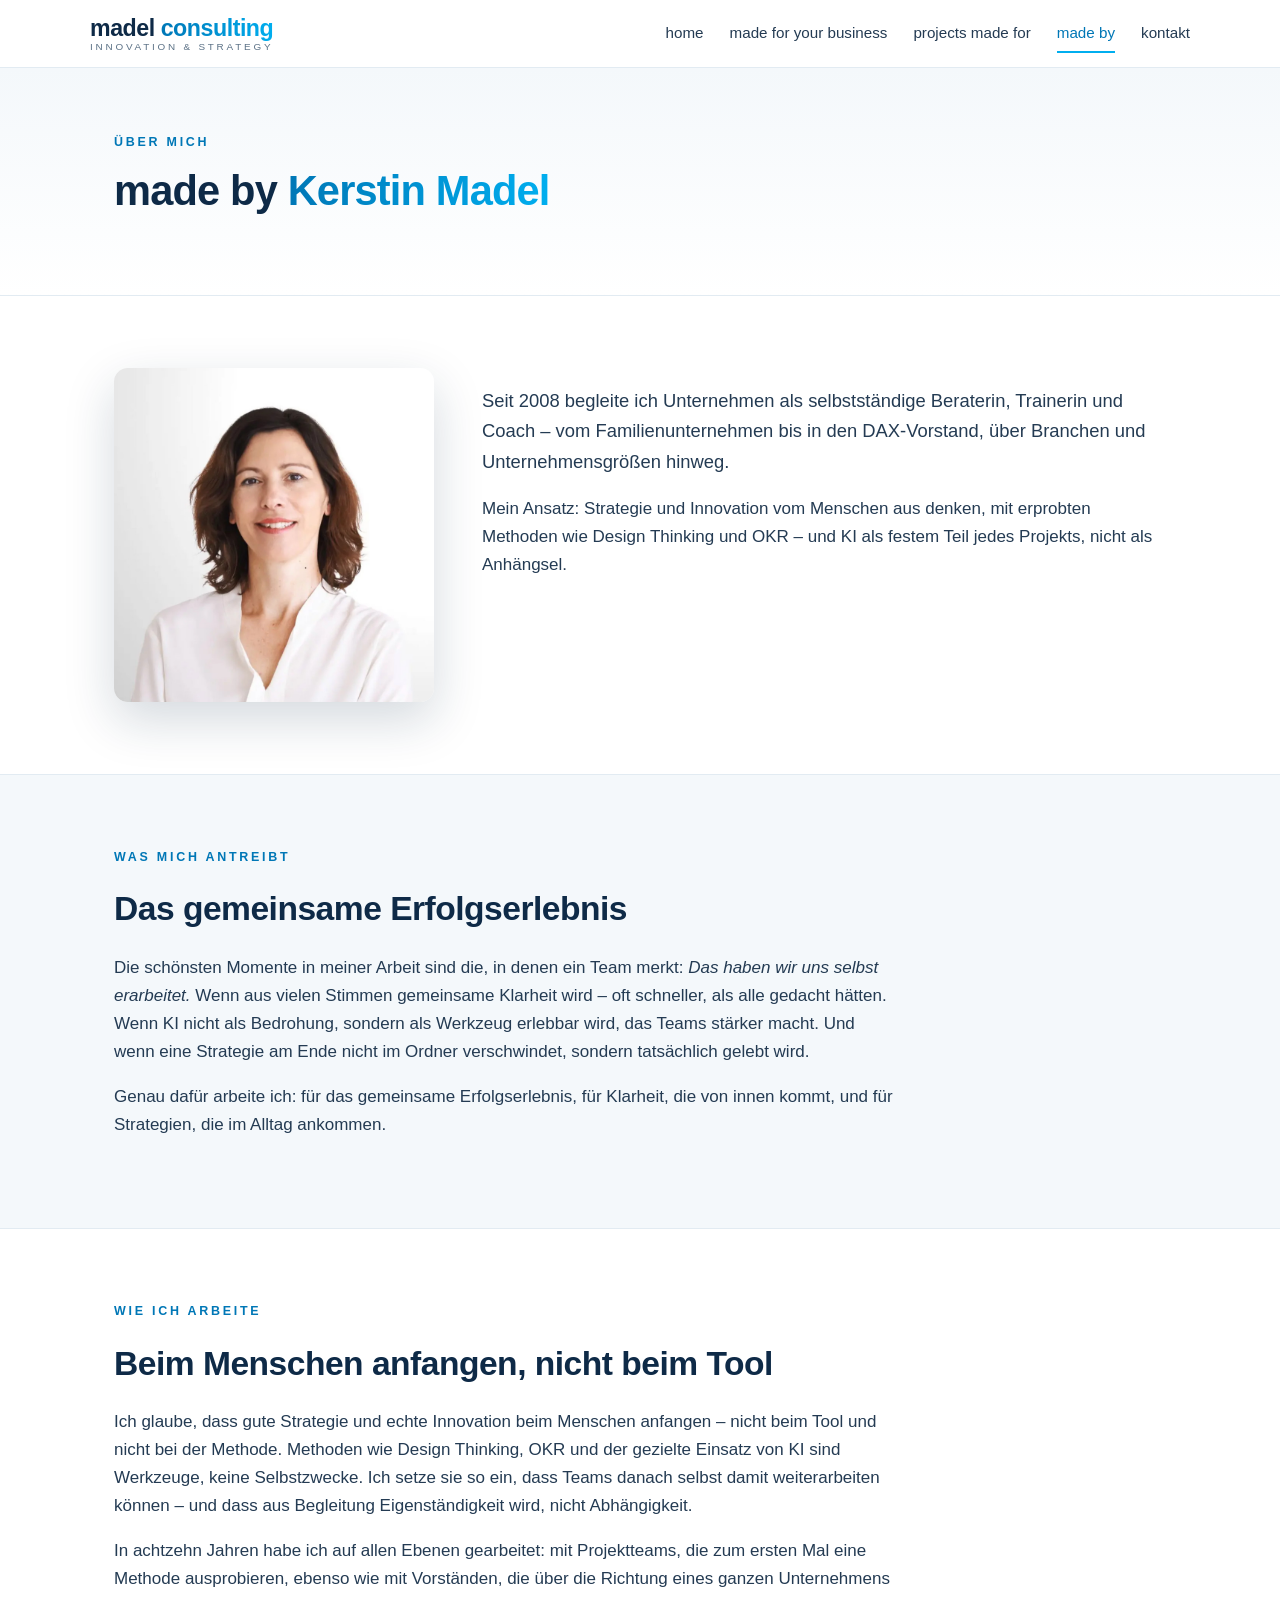
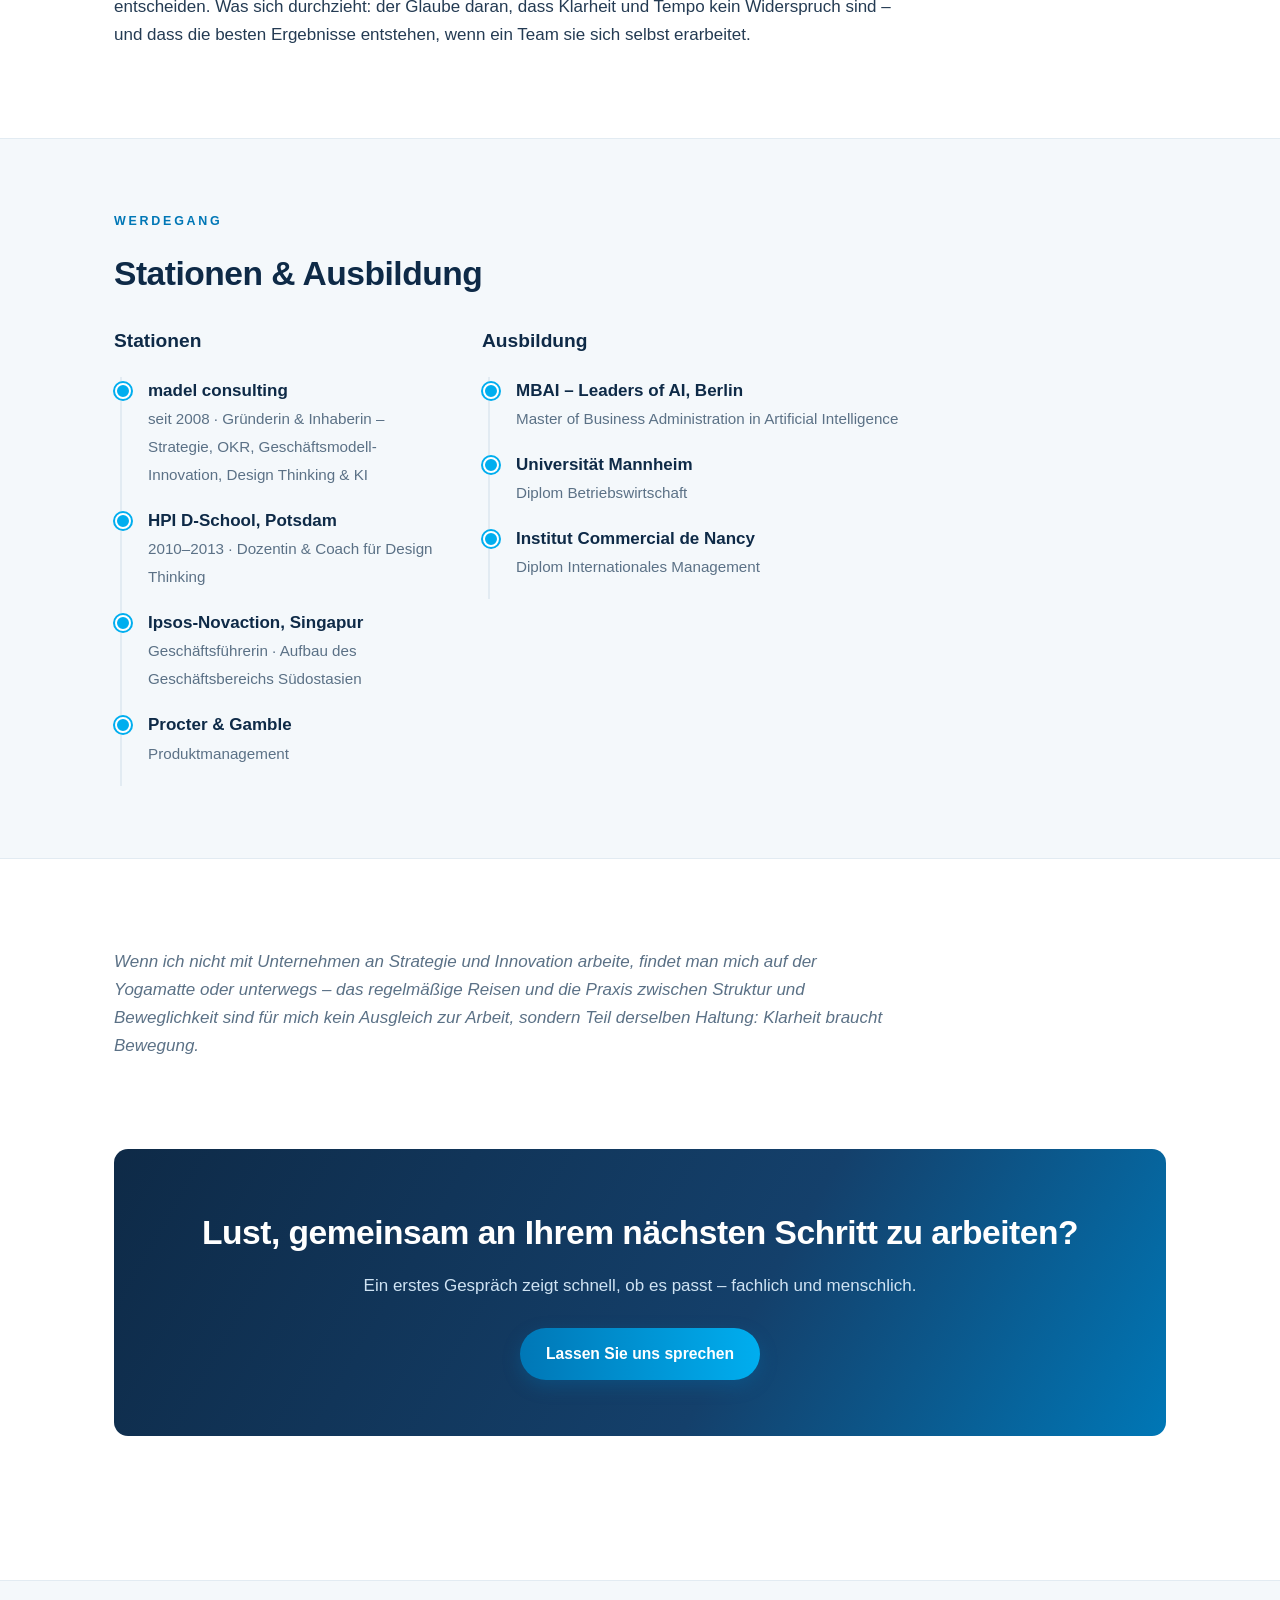
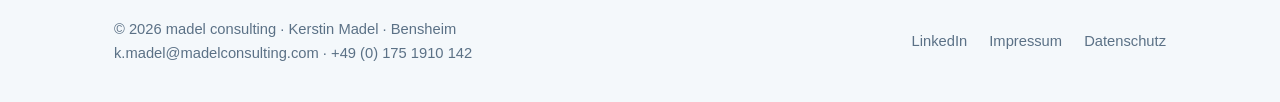
<file: made-by/index.html>
<!DOCTYPE html>
<html lang="de">
<head>
<meta charset="utf-8">
<meta name="viewport" content="width=device-width, initial-scale=1">
<meta name="theme-color" content="#0e2a47">
<title>Über Kerstin Madel – Beraterin für Strategie, Innovation &amp; KI | madel consulting</title>
<meta name="description" content="Kerstin Madel begleitet Unternehmen seit 2008 als Beraterin, Trainerin und Coach – Strategie und Innovation vom Menschen aus gedacht, mit Design Thinking, OKR und KI.">
<link rel="icon" href="data:image/svg+xml,%3Csvg xmlns='http://www.w3.org/2000/svg' viewBox='0 0 32 32'%3E%3Crect width='32' height='32' rx='6' fill='%230e2a47'/%3E%3Ctext x='16' y='23' font-family='Arial' font-size='19' font-weight='bold' fill='%2300aeef' text-anchor='middle'%3Em%3C/text%3E%3C/svg%3E">
<meta property="og:type" content="website">
<meta property="og:site_name" content="madel consulting">
<meta property="og:title" content="Über Kerstin Madel – Beraterin für Strategie, Innovation & KI | madel consulting">
<meta property="og:description" content="Kerstin Madel begleitet Unternehmen seit 2008 als Beraterin, Trainerin und Coach – Strategie und Innovation vom Menschen aus gedacht, mit Design Thinking, OKR und KI.">
<meta property="og:url" content="https://www.madelconsulting.com/made-by/">
<meta property="og:image" content="https://www.madelconsulting.com/assets/og-image.png">
<meta property="og:image:width" content="1200">
<meta property="og:image:height" content="630">
<meta name="twitter:card" content="summary_large_image">
<link rel="stylesheet" href="../assets/style.css">
<link rel="canonical" href="https://www.madelconsulting.com/made-by/">
</head>
<body>

<header class="site">
  <div class="wrap header-inner">
    <div class="brand">
      <a href="../index.html">
        <span class="wordmark"><span class="m1">madel</span> <span class="m2">consulting</span></span>
        <span class="claim">Innovation &amp; Strategy</span>
      </a>
    </div>
    <input type="checkbox" id="nav-toggle" class="nav-toggle">
    <label for="nav-toggle" class="nav-burger">☰</label>
    <nav class="main">
      <a href="../index.html">home</a>
      <a href="../made-for-your-business/index.html">made for your business</a>
      <a href="../projects-made-for/index.html">projects made for</a>
      <a href="index.html" class="active">made by</a>
      <a href="../kontakt/index.html">kontakt</a>
    </nav>
  </div>
</header>

<section class="hero">
  <div class="wrap" style="padding:64px 24px">
    <p class="eyebrow">über mich</p>
    <h1 style="font-size:clamp(1.8rem,4vw,2.6rem);color:var(--navy);margin:0 0 16px">made by <span class="grad">Kerstin Madel</span></h1>
  </div>
</section>

<section class="block">
  <div class="wrap about-grid">
    <div class="photo">
      <img src="../assets/kerstin-madel.jpg" alt="Porträt von Kerstin Madel">
    </div>
    <div>
      <p style="font-size:1.15rem;color:var(--ink)">Seit 2008 begleite ich Unternehmen als selbstständige Beraterin, Trainerin und Coach – vom Familienunternehmen bis in den DAX-Vorstand, über Branchen und Unternehmensgrößen hinweg.</p>
      <p>Mein Ansatz: Strategie und Innovation vom Menschen aus denken, mit erprobten Methoden wie Design Thinking und OKR – und KI als festem Teil jedes Projekts, nicht als Anhängsel.</p>
    </div>
  </div>
</section>

<section class="block soft">
  <div class="wrap">
    <p class="eyebrow reveal">was mich antreibt</p>
    <h2 class="reveal">Das gemeinsame Erfolgserlebnis</h2>
    <div class="reveal" style="max-width:46em">
      <p>Die schönsten Momente in meiner Arbeit sind die, in denen ein Team merkt: <em>Das haben wir uns selbst erarbeitet.</em> Wenn aus vielen Stimmen gemeinsame Klarheit wird – oft schneller, als alle gedacht hätten. Wenn KI nicht als Bedrohung, sondern als Werkzeug erlebbar wird, das Teams stärker macht. Und wenn eine Strategie am Ende nicht im Ordner verschwindet, sondern tatsächlich gelebt wird.</p>
      <p>Genau dafür arbeite ich: für das gemeinsame Erfolgserlebnis, für Klarheit, die von innen kommt, und für Strategien, die im Alltag ankommen.</p>
    </div>
  </div>
</section>

<section class="block">
  <div class="wrap">
    <p class="eyebrow reveal">wie ich arbeite</p>
    <h2 class="reveal">Beim Menschen anfangen, nicht beim Tool</h2>
    <div class="reveal" style="max-width:46em">
      <p>Ich glaube, dass gute Strategie und echte Innovation beim Menschen anfangen – nicht beim Tool und nicht bei der Methode. Methoden wie Design Thinking, OKR und der gezielte Einsatz von KI sind Werkzeuge, keine Selbstzwecke. Ich setze sie so ein, dass Teams danach selbst damit weiterarbeiten können – und dass aus Begleitung Eigenständigkeit wird, nicht Abhängigkeit.</p>
      <p>In achtzehn Jahren habe ich auf allen Ebenen gearbeitet: mit Projektteams, die zum ersten Mal eine Methode ausprobieren, ebenso wie mit Vorständen, die über die Richtung eines ganzen Unternehmens entscheiden. Was sich durchzieht: der Glaube daran, dass Klarheit und Tempo kein Widerspruch sind – und dass die besten Ergebnisse entstehen, wenn ein Team sie sich selbst erarbeitet.</p>
    </div>
  </div>
</section>

<section class="block soft">
  <div class="wrap">
    <p class="eyebrow reveal">werdegang</p>
    <h2 class="reveal">Stationen &amp; Ausbildung</h2>
    <div class="about-grid" style="margin-top:24px">
      <div class="reveal">
        <h3>Stationen</h3>
        <ul class="timeline">
          <li><strong>madel consulting</strong><span>seit 2008 · Gründerin &amp; Inhaberin – Strategie, OKR, Geschäftsmodell-Innovation, Design Thinking &amp; KI</span></li>
          <li><strong>HPI D-School, Potsdam</strong><span>2010–2013 · Dozentin &amp; Coach für Design Thinking</span></li>
          <li><strong>Ipsos-Novaction, Singapur</strong><span>Geschäftsführerin · Aufbau des Geschäftsbereichs Südostasien</span></li>
          <li><strong>Procter &amp; Gamble</strong><span>Produktmanagement</span></li>
        </ul>
      </div>
      <div class="reveal">
        <h3>Ausbildung</h3>
        <ul class="timeline">
          <li><strong>MBAI – Leaders of AI, Berlin</strong><span>Master of Business Administration in Artificial Intelligence</span></li>
          <li><strong>Universität Mannheim</strong><span>Diplom Betriebswirtschaft</span></li>
          <li><strong>Institut Commercial de Nancy</strong><span>Diplom Internationales Management</span></li>
        </ul>
      </div>
    </div>
  </div>
</section>

<section class="block">
  <div class="wrap">
    <p class="reveal" style="max-width:46em;font-style:italic;color:var(--muted)">Wenn ich nicht mit Unternehmen an Strategie und Innovation arbeite, findet man mich auf der Yogamatte oder unterwegs – das regelmäßige Reisen und die Praxis zwischen Struktur und Beweglichkeit sind für mich kein Ausgleich zur Arbeit, sondern Teil derselben Haltung: Klarheit braucht Bewegung.</p>
  </div>
</section>

<section class="block" style="padding-top:0">
  <div class="wrap">
    <div class="cta reveal">
      <h2>Lust, gemeinsam an Ihrem nächsten Schritt zu arbeiten?</h2>
      <p>Ein erstes Gespräch zeigt schnell, ob es passt – fachlich und menschlich.</p>
      <a class="btn btn-primary" href="../kontakt/index.html">Lassen Sie uns sprechen</a>
    </div>
  </div>
</section>

<footer class="site">
  <div class="wrap footer-inner">
    <div>© 2026 madel consulting · Kerstin Madel · Bensheim<br>
      <a href="mailto:k.madel@madelconsulting.com">k.madel@madelconsulting.com</a> · <a href="tel:+491751910142">+49 (0) 175 1910 142</a>
    </div>
    <div class="legal-links">
      <a href="https://www.linkedin.com/in/kerstin-madel-861ab02b/" target="_blank" rel="noopener">LinkedIn</a>
      <a href="../impressum/index.html">Impressum</a>
      <a href="../datenschutz/index.html">Datenschutz</a>
    </div>
  </div>
</footer>

<script src="../assets/reveal.js" defer></script>

</body>
</html>
</file>
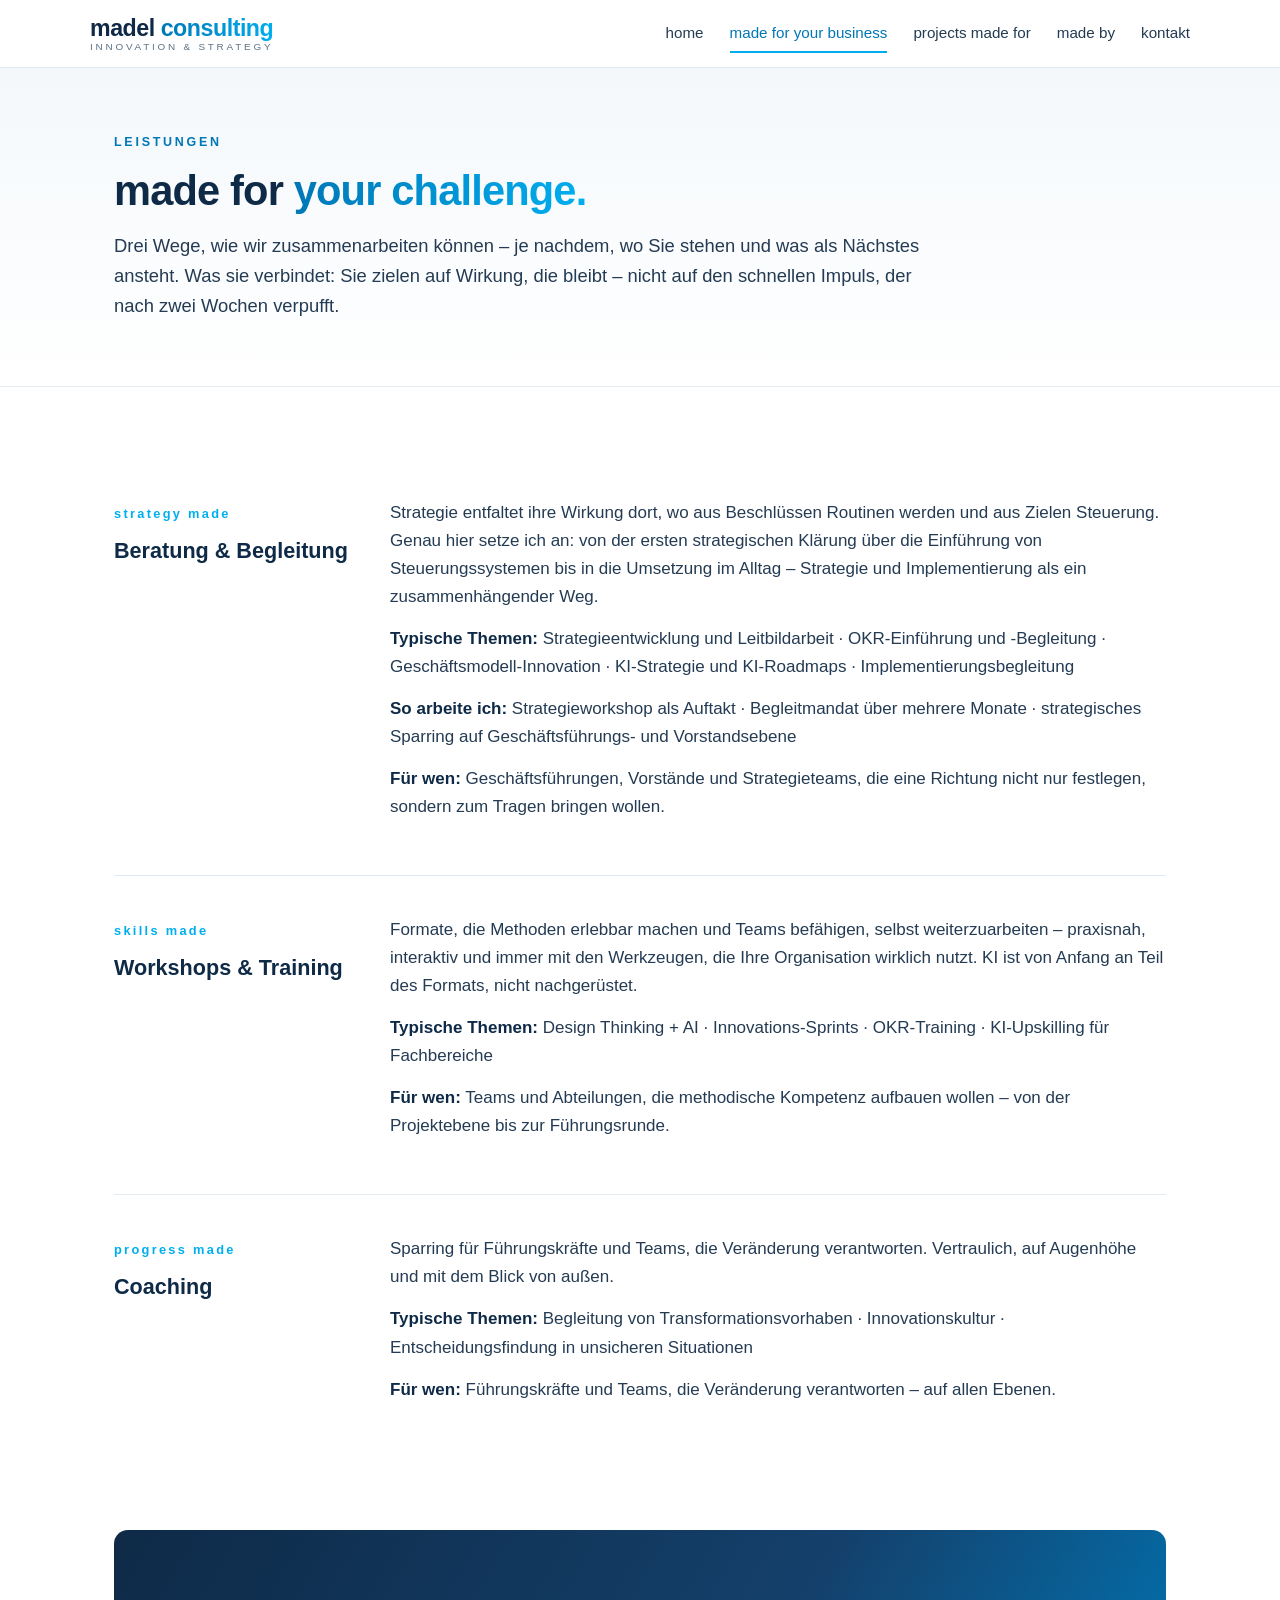
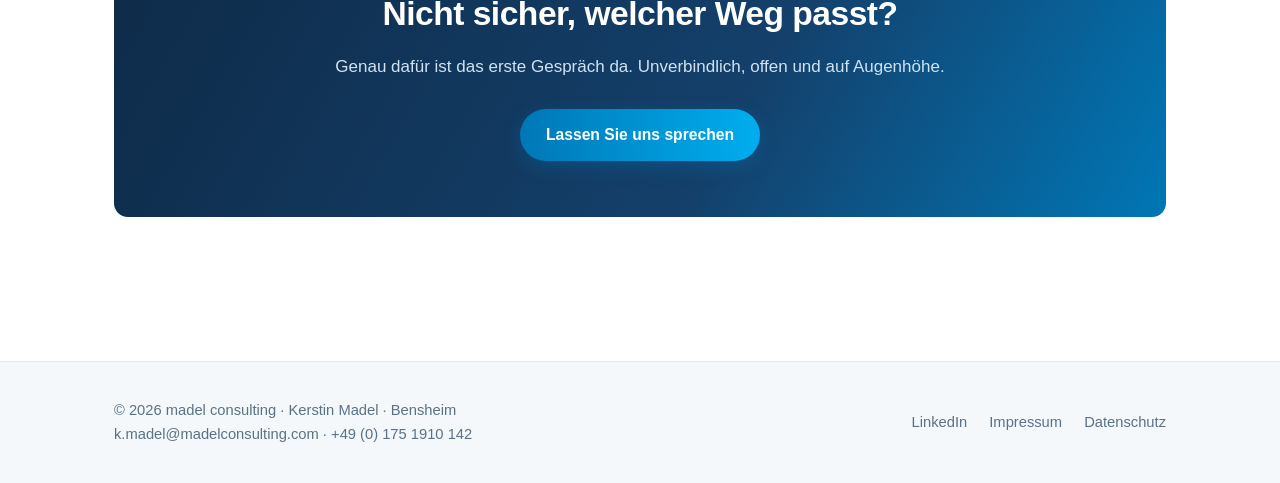
<file: made-for-your-business/index.html>
<!DOCTYPE html>
<html lang="de">
<head>
<meta charset="utf-8">
<meta name="viewport" content="width=device-width, initial-scale=1">
<meta name="theme-color" content="#0e2a47">
<title>Leistungen – Strategie- und Innovationsberatung mit KI | madel consulting</title>
<meta name="description" content="Drei Wege der Zusammenarbeit: Beratung & Begleitung, Workshops & Training, Coaching – mit KI von Anfang an. Strategie- und Innovationsberatung von Kerstin Madel.">
<link rel="icon" href="data:image/svg+xml,%3Csvg xmlns='http://www.w3.org/2000/svg' viewBox='0 0 32 32'%3E%3Crect width='32' height='32' rx='6' fill='%230e2a47'/%3E%3Ctext x='16' y='23' font-family='Arial' font-size='19' font-weight='bold' fill='%2300aeef' text-anchor='middle'%3Em%3C/text%3E%3C/svg%3E">
<meta property="og:type" content="website">
<meta property="og:site_name" content="madel consulting">
<meta property="og:title" content="Leistungen – Strategie- und Innovationsberatung mit KI | madel consulting">
<meta property="og:description" content="Drei Wege der Zusammenarbeit: Beratung & Begleitung, Workshops & Training, Coaching – mit KI von Anfang an.">
<meta property="og:url" content="https://www.madelconsulting.com/made-for-your-business/">
<meta property="og:image" content="https://www.madelconsulting.com/assets/og-image.png">
<meta property="og:image:width" content="1200">
<meta property="og:image:height" content="630">
<meta name="twitter:card" content="summary_large_image">
<link rel="stylesheet" href="../assets/style.css">
<link rel="canonical" href="https://www.madelconsulting.com/made-for-your-business/">
</head>
<body>

<header class="site">
  <div class="wrap header-inner">
    <div class="brand">
      <a href="../index.html">
        <span class="wordmark"><span class="m1">madel</span> <span class="m2">consulting</span></span>
        <span class="claim">Innovation &amp; Strategy</span>
      </a>
    </div>
    <input type="checkbox" id="nav-toggle" class="nav-toggle">
    <label for="nav-toggle" class="nav-burger">☰</label>
    <nav class="main">
      <a href="../index.html">home</a>
      <a href="index.html" class="active">made for your business</a>
      <a href="../projects-made-for/index.html">projects made for</a>
      <a href="../made-by/index.html">made by</a>
      <a href="../kontakt/index.html">kontakt</a>
    </nav>
  </div>
</header>

<section class="hero">
  <div class="wrap" style="padding:64px 24px">
    <p class="eyebrow">Leistungen</p>
    <h1 style="font-size:clamp(1.8rem,4vw,2.6rem);color:var(--navy);margin:0 0 16px">made for <span class="grad">your challenge.</span></h1>
    <p class="lead" style="max-width:44em;margin:0">Drei Wege, wie wir zusammenarbeiten können – je nachdem, wo Sie stehen und was als Nächstes ansteht. Was sie verbindet: Sie zielen auf Wirkung, die bleibt – nicht auf den schnellen Impuls, der nach zwei Wochen verpufft.</p>
  </div>
</section>

<section class="block">
  <div class="wrap">

    <div class="service reveal" id="beratung">
      <div class="label">
        <span class="num">strategy made</span>
        <h3>Beratung &amp; Begleitung</h3>
      </div>
      <div class="body">
        <p>Strategie entfaltet ihre Wirkung dort, wo aus Beschlüssen Routinen werden und aus Zielen Steuerung. Genau hier setze ich an: von der ersten strategischen Klärung über die Einführung von Steuerungssystemen bis in die Umsetzung im Alltag – Strategie und Implementierung als ein zusammenhängender Weg.</p>
        <p><strong>Typische Themen:</strong> Strategieentwicklung und Leitbildarbeit · OKR-Einführung und -Begleitung · Geschäftsmodell-Innovation · KI-Strategie und KI-Roadmaps · Implementierungsbegleitung</p>
        <p><strong>So arbeite ich:</strong> Strategieworkshop als Auftakt · Begleitmandat über mehrere Monate · strategisches Sparring auf Geschäftsführungs- und Vorstandsebene</p>
        <p><strong>Für wen:</strong> Geschäftsführungen, Vorstände und Strategieteams, die eine Richtung nicht nur festlegen, sondern zum Tragen bringen wollen.</p>
      </div>
    </div>

    <div class="service reveal" id="workshops">
      <div class="label">
        <span class="num">skills made</span>
        <h3>Workshops &amp; Training</h3>
      </div>
      <div class="body">
        <p>Formate, die Methoden erlebbar machen und Teams befähigen, selbst weiterzuarbeiten – praxisnah, interaktiv und immer mit den Werkzeugen, die Ihre Organisation wirklich nutzt. KI ist von Anfang an Teil des Formats, nicht nachgerüstet.</p>
        <p><strong>Typische Themen:</strong> Design Thinking + AI · Innovations-Sprints · OKR-Training · KI-Upskilling für Fachbereiche</p>
        <p><strong>Für wen:</strong> Teams und Abteilungen, die methodische Kompetenz aufbauen wollen – von der Projektebene bis zur Führungsrunde.</p>
      </div>
    </div>

    <div class="service reveal" id="coaching">
      <div class="label">
        <span class="num">progress made</span>
        <h3>Coaching</h3>
      </div>
      <div class="body">
        <p>Sparring für Führungskräfte und Teams, die Veränderung verantworten. Vertraulich, auf Augenhöhe und mit dem Blick von außen.</p>
        <p><strong>Typische Themen:</strong> Begleitung von Transformationsvorhaben · Innovationskultur · Entscheidungsfindung in unsicheren Situationen</p>
        <p><strong>Für wen:</strong> Führungskräfte und Teams, die Veränderung verantworten – auf allen Ebenen.</p>
      </div>
    </div>

  </div>
</section>

<section class="block" style="padding-top:0">
  <div class="wrap">
    <div class="cta reveal">
      <h2>Nicht sicher, welcher Weg passt?</h2>
      <p>Genau dafür ist das erste Gespräch da. Unverbindlich, offen und auf Augenhöhe.</p>
      <a class="btn btn-primary" href="../kontakt/index.html">Lassen Sie uns sprechen</a>
    </div>
  </div>
</section>

<footer class="site">
  <div class="wrap footer-inner">
    <div>© 2026 madel consulting · Kerstin Madel · Bensheim<br>
      <a href="mailto:k.madel@madelconsulting.com">k.madel@madelconsulting.com</a> · <a href="tel:+491751910142">+49 (0) 175 1910 142</a>
    </div>
    <div class="legal-links">
      <a href="https://www.linkedin.com/in/kerstin-madel-861ab02b/" target="_blank" rel="noopener">LinkedIn</a>
      <a href="../impressum/index.html">Impressum</a>
      <a href="../datenschutz/index.html">Datenschutz</a>
    </div>
  </div>
</footer>

<script src="../assets/reveal.js" defer></script>

</body>
</html>
</file>
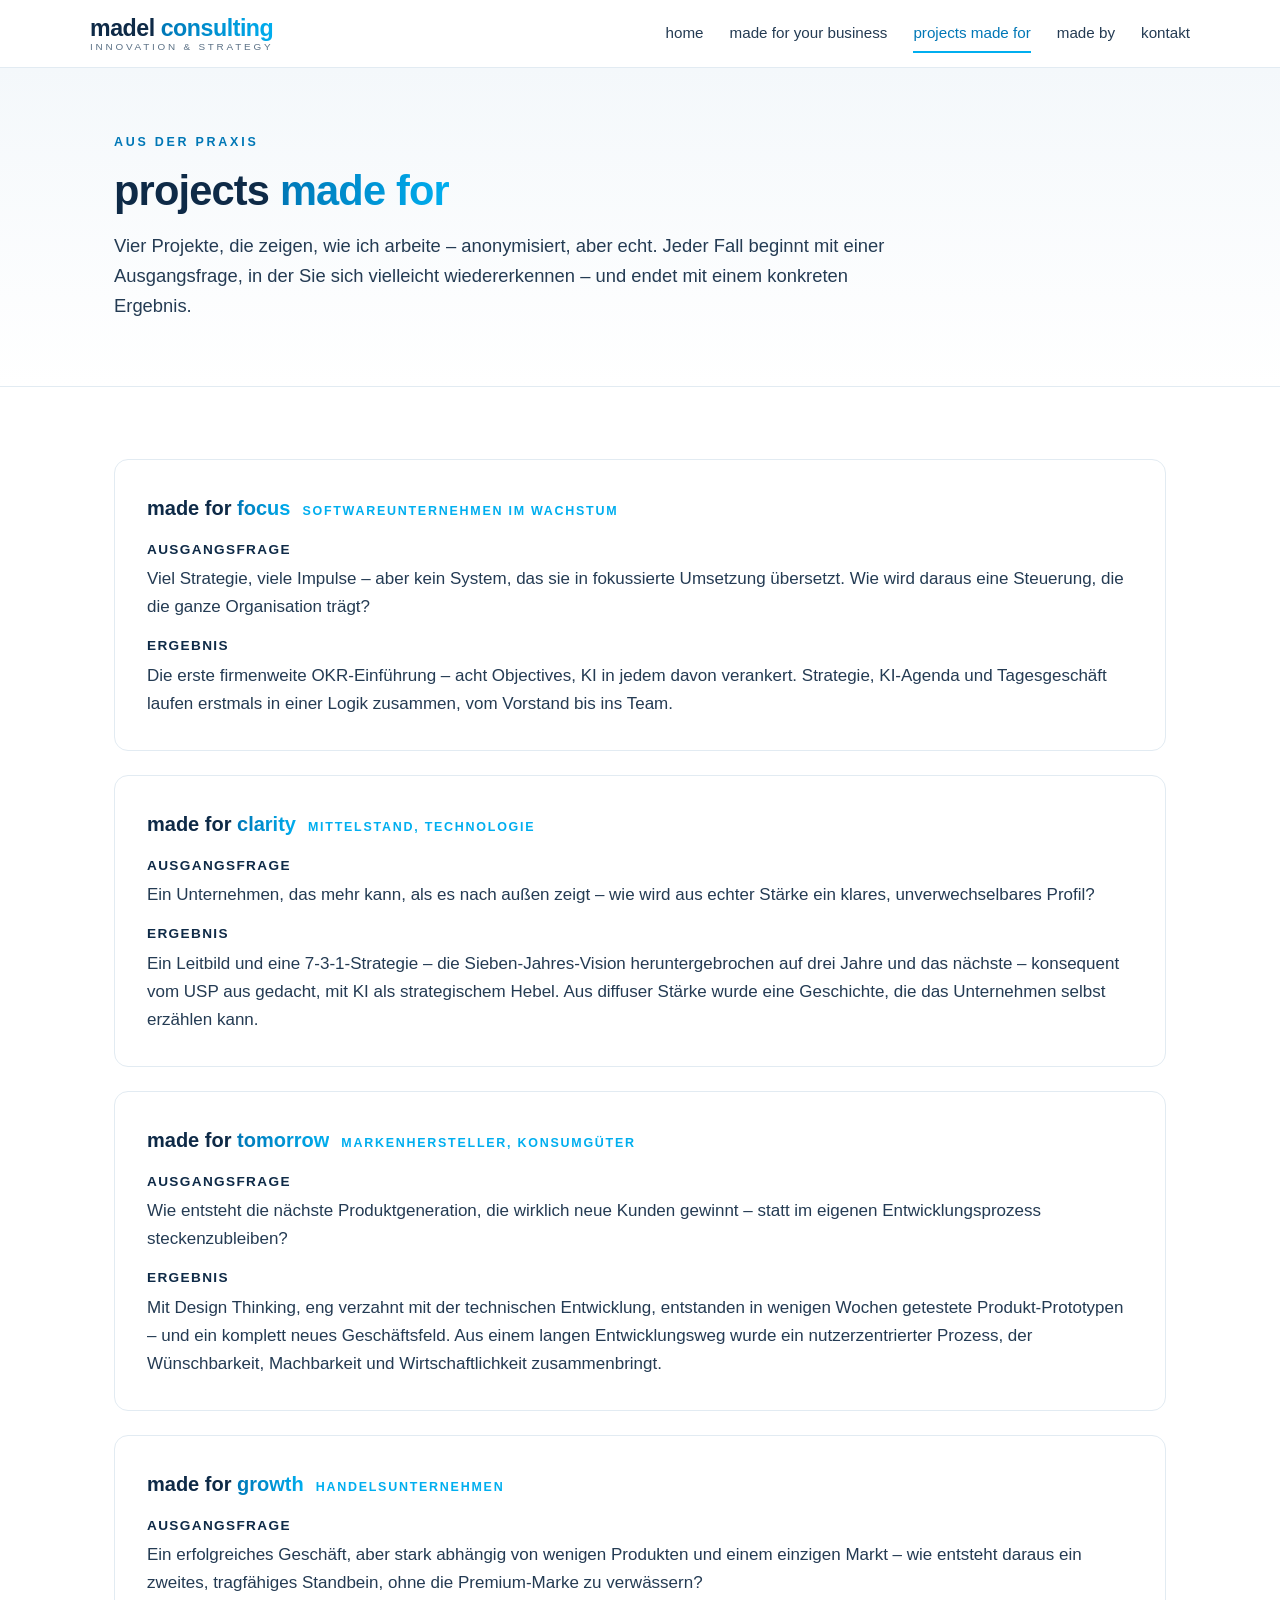
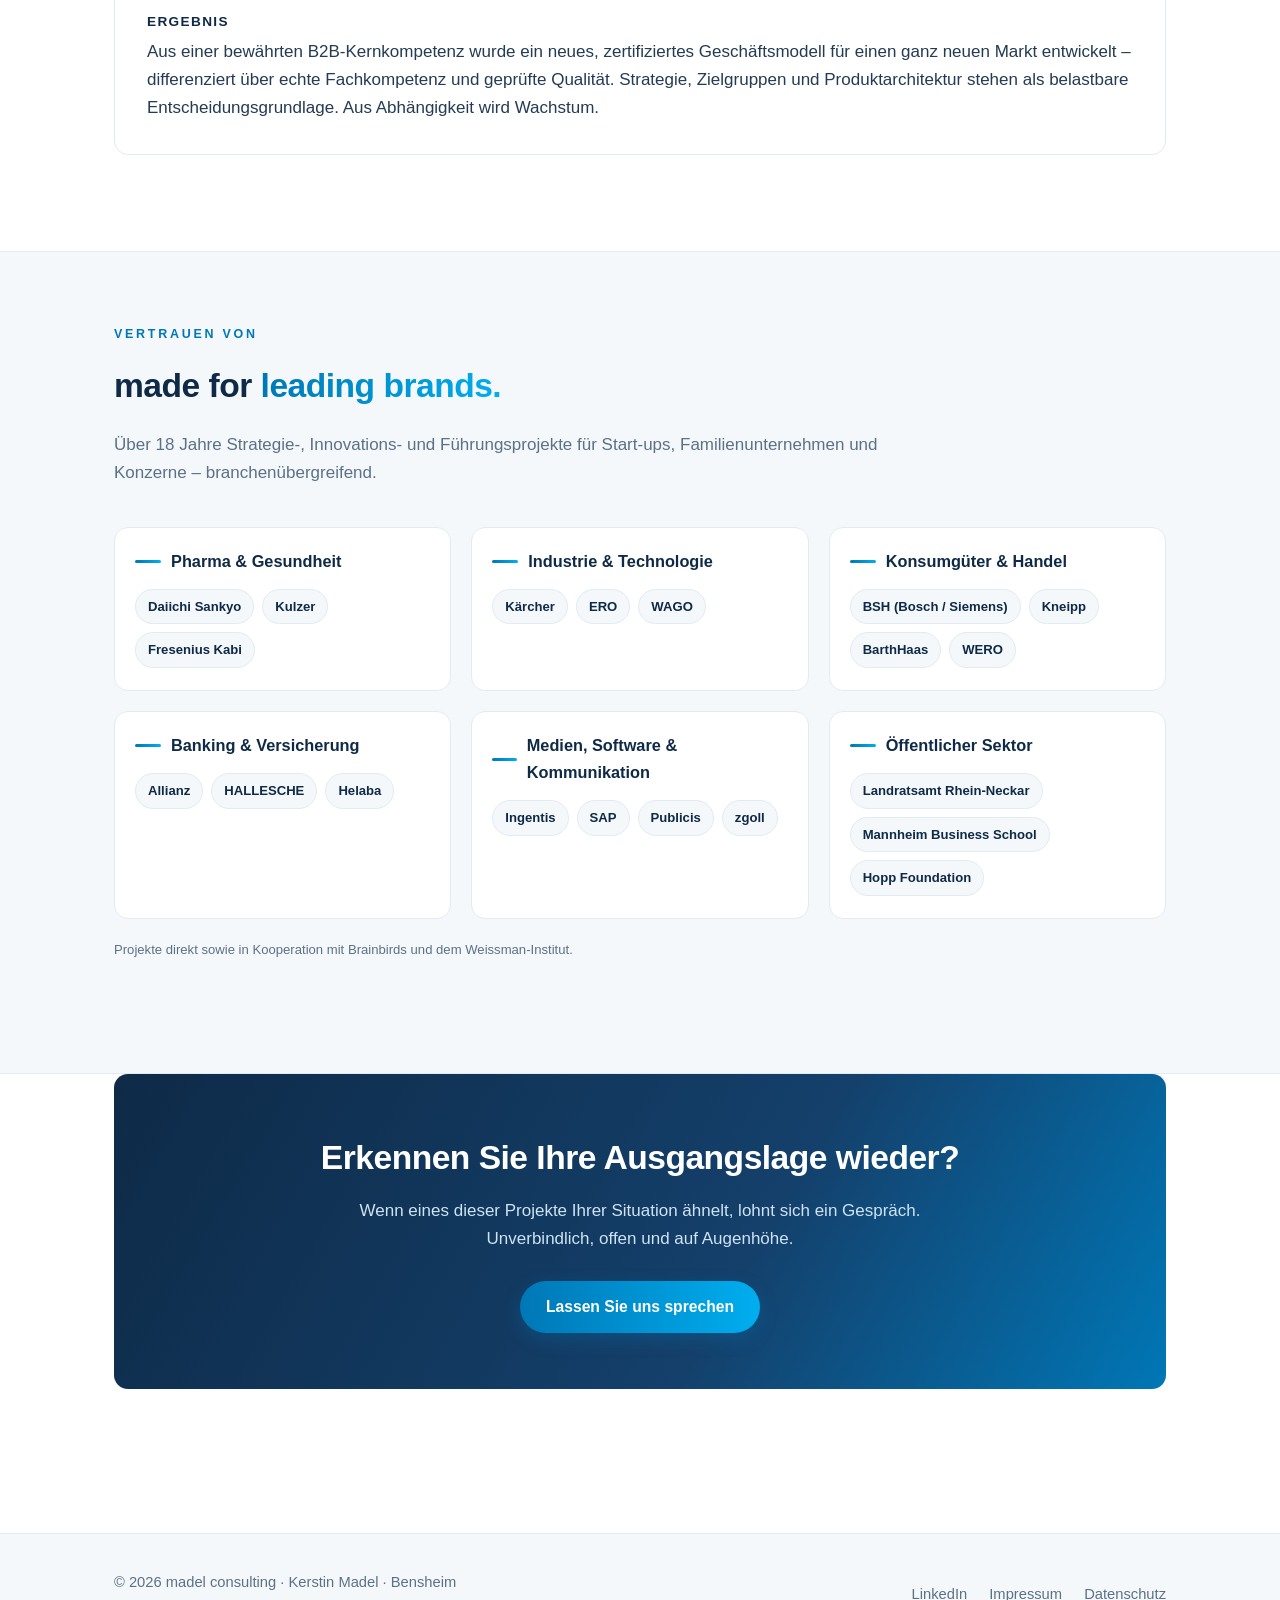
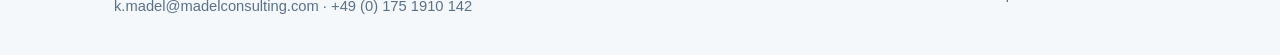
<file: projects-made-for/index.html>
<!DOCTYPE html>
<html lang="de">
<head>
<meta charset="utf-8">
<meta name="viewport" content="width=device-width, initial-scale=1">
<meta name="theme-color" content="#0e2a47">
<title>Projekte &amp; Cases – Strategie, OKR und Innovation mit KI | madel consulting</title>
<meta name="description" content="Vier anonymisierte Projekte: firmenweite OKR-Einführung mit KI, Leitbild und 7-3-1-Strategie im Mittelstand und ein zweitägiger Innovations-Sprint im Medienkonzern.">
<link rel="icon" href="data:image/svg+xml,%3Csvg xmlns='http://www.w3.org/2000/svg' viewBox='0 0 32 32'%3E%3Crect width='32' height='32' rx='6' fill='%230e2a47'/%3E%3Ctext x='16' y='23' font-family='Arial' font-size='19' font-weight='bold' fill='%2300aeef' text-anchor='middle'%3Em%3C/text%3E%3C/svg%3E">
<meta property="og:type" content="website">
<meta property="og:site_name" content="madel consulting">
<meta property="og:title" content="Projekte & Cases – Strategie, OKR und Innovation mit KI | madel consulting">
<meta property="og:description" content="Vier anonymisierte Projekte: firmenweite OKR-Einführung mit KI, Leitbild und 7-3-1-Strategie im Mittelstand und ein zweitägiger Innovations-Sprint im Medienkonzern.">
<meta property="og:url" content="https://www.madelconsulting.com/projects-made-for/">
<meta property="og:image" content="https://www.madelconsulting.com/assets/og-image.png">
<meta property="og:image:width" content="1200">
<meta property="og:image:height" content="630">
<meta name="twitter:card" content="summary_large_image">
<link rel="stylesheet" href="../assets/style.css">
<link rel="canonical" href="https://www.madelconsulting.com/projects-made-for/">
</head>
<body>

<header class="site">
  <div class="wrap header-inner">
    <div class="brand">
      <a href="../index.html">
        <span class="wordmark"><span class="m1">madel</span> <span class="m2">consulting</span></span>
        <span class="claim">Innovation &amp; Strategy</span>
      </a>
    </div>
    <input type="checkbox" id="nav-toggle" class="nav-toggle">
    <label for="nav-toggle" class="nav-burger">☰</label>
    <nav class="main">
      <a href="../index.html">home</a>
      <a href="../made-for-your-business/index.html">made for your business</a>
      <a href="index.html" class="active">projects made for</a>
      <a href="../made-by/index.html">made by</a>
      <a href="../kontakt/index.html">kontakt</a>
    </nav>
  </div>
</header>

<section class="hero">
  <div class="wrap" style="padding:64px 24px">
    <p class="eyebrow">aus der Praxis</p>
    <h1 style="font-size:clamp(1.8rem,4vw,2.6rem);color:var(--navy);margin:0 0 16px">projects <span class="grad">made for</span></h1>
    <p class="lead" style="max-width:44em;margin:0">Vier Projekte, die zeigen, wie ich arbeite – anonymisiert, aber echt. Jeder Fall beginnt mit einer Ausgangsfrage, in der Sie sich vielleicht wiedererkennen – und endet mit einem konkreten Ergebnis.</p>
  </div>
</section>

<section class="block">
  <div class="wrap">

    <div class="case reveal">
      <div class="client">
        <h3>made for <span class="grad">focus</span></h3>
        <span class="sector">Softwareunternehmen im Wachstum</span>
      </div>
      <dl>
        <dt>Ausgangsfrage</dt>
        <dd>Viel Strategie, viele Impulse – aber kein System, das sie in fokussierte Umsetzung übersetzt. Wie wird daraus eine Steuerung, die die ganze Organisation trägt?</dd>
        <dt>Ergebnis</dt>
        <dd>Die erste firmenweite OKR-Einführung – acht Objectives, KI in jedem davon verankert. Strategie, KI-Agenda und Tagesgeschäft laufen erstmals in einer Logik zusammen, vom Vorstand bis ins Team.</dd>
      </dl>
    </div>

    <div class="case reveal">
      <div class="client">
        <h3>made for <span class="grad">clarity</span></h3>
        <span class="sector">Mittelstand, Technologie</span>
      </div>
      <dl>
        <dt>Ausgangsfrage</dt>
        <dd>Ein Unternehmen, das mehr kann, als es nach außen zeigt – wie wird aus echter Stärke ein klares, unverwechselbares Profil?</dd>
        <dt>Ergebnis</dt>
        <dd>Ein Leitbild und eine 7-3-1-Strategie – die Sieben-Jahres-Vision heruntergebrochen auf drei Jahre und das nächste – konsequent vom USP aus gedacht, mit KI als strategischem Hebel. Aus diffuser Stärke wurde eine Geschichte, die das Unternehmen selbst erzählen kann.</dd>
      </dl>
    </div>

    <div class="case reveal">
      <div class="client">
        <h3>made for <span class="grad">tomorrow</span></h3>
        <span class="sector">Markenhersteller, Konsumgüter</span>
      </div>
      <dl>
        <dt>Ausgangsfrage</dt>
        <dd>Wie entsteht die nächste Produktgeneration, die wirklich neue Kunden gewinnt – statt im eigenen Entwicklungsprozess steckenzubleiben?</dd>
        <dt>Ergebnis</dt>
        <dd>Mit Design Thinking, eng verzahnt mit der technischen Entwicklung, entstanden in wenigen Wochen getestete Produkt-Prototypen – und ein komplett neues Geschäftsfeld. Aus einem langen Entwicklungsweg wurde ein nutzerzentrierter Prozess, der Wünschbarkeit, Machbarkeit und Wirtschaftlichkeit zusammenbringt.</dd>
      </dl>
    </div>

    <div class="case reveal">
      <div class="client">
        <h3>made for <span class="grad">growth</span></h3>
        <span class="sector">Handelsunternehmen</span>
      </div>
      <dl>
        <dt>Ausgangsfrage</dt>
        <dd>Ein erfolgreiches Geschäft, aber stark abhängig von wenigen Produkten und einem einzigen Markt – wie entsteht daraus ein zweites, tragfähiges Standbein, ohne die Premium-Marke zu verwässern?</dd>
        <dt>Ergebnis</dt>
        <dd>Aus einer bewährten B2B-Kernkompetenz wurde ein neues, zertifiziertes Geschäftsmodell für einen ganz neuen Markt entwickelt – differenziert über echte Fachkompetenz und geprüfte Qualität. Strategie, Zielgruppen und Produktarchitektur stehen als belastbare Entscheidungsgrundlage. Aus Abhängigkeit wird Wachstum.</dd>
      </dl>
    </div>

  </div>
</section>

<section class="block soft">
  <div class="wrap">
    <p class="eyebrow reveal">vertrauen von</p>
    <h2 class="reveal">made for <span class="grad">leading brands.</span></h2>
    <p class="section-intro reveal">Über 18 Jahre Strategie-, Innovations- und Führungsprojekte für Start-ups, Familienunternehmen und Konzerne – branchenübergreifend.</p>
    <div class="brandgrid reveal" style="margin-top:32px">
      <div class="brandgroup"><h3>Pharma & Gesundheit</h3><div class="chips"><span>Daiichi Sankyo</span><span>Kulzer</span><span>Fresenius Kabi</span></div></div>
      <div class="brandgroup"><h3>Industrie & Technologie</h3><div class="chips"><span>Kärcher</span><span>ERO</span><span>WAGO</span></div></div>
      <div class="brandgroup"><h3>Konsumgüter & Handel</h3><div class="chips"><span>BSH (Bosch / Siemens)</span><span>Kneipp</span><span>BarthHaas</span><span>WERO</span></div></div>
      <div class="brandgroup"><h3>Banking & Versicherung</h3><div class="chips"><span>Allianz</span><span>HALLESCHE</span><span>Helaba</span></div></div>
      <div class="brandgroup"><h3>Medien, Software & Kommunikation</h3><div class="chips"><span>Ingentis</span><span>SAP</span><span>Publicis</span><span>zgoll</span></div></div>
      <div class="brandgroup"><h3>Öffentlicher Sektor</h3><div class="chips"><span>Landratsamt Rhein-Neckar</span><span>Mannheim Business School</span><span>Hopp Foundation</span></div></div>
    </div>
    <p class="section-intro reveal" style="font-size:.82rem;color:var(--muted);margin-top:20px">Projekte direkt sowie in Kooperation mit Brainbirds und dem Weissman-Institut.</p>
  </div>
</section>

<section class="block" style="padding-top:0">
  <div class="wrap">
    <div class="cta reveal">
      <h2>Erkennen Sie Ihre Ausgangslage wieder?</h2>
      <p>Wenn eines dieser Projekte Ihrer Situation ähnelt, lohnt sich ein Gespräch. Unverbindlich, offen und auf Augenhöhe.</p>
      <a class="btn btn-primary" href="../kontakt/index.html">Lassen Sie uns sprechen</a>
    </div>
  </div>
</section>

<footer class="site">
  <div class="wrap footer-inner">
    <div>© 2026 madel consulting · Kerstin Madel · Bensheim<br>
      <a href="mailto:k.madel@madelconsulting.com">k.madel@madelconsulting.com</a> · <a href="tel:+491751910142">+49 (0) 175 1910 142</a>
    </div>
    <div class="legal-links">
      <a href="https://www.linkedin.com/in/kerstin-madel-861ab02b/" target="_blank" rel="noopener">LinkedIn</a>
      <a href="../impressum/index.html">Impressum</a>
      <a href="../datenschutz/index.html">Datenschutz</a>
    </div>
  </div>
</footer>

<script src="../assets/reveal.js" defer></script>

</body>
</html>
</file>
<file: assets/style.css>
/* madel consulting – Stylesheet
   Farbwelt aus dem bestehenden Logo: Navy / Blau / Cyan */

:root {
  --navy: #0e2a47;
  --ink: #243b53;
  --muted: #5b7186;
  --blue: #0077b6;
  --cyan: #00aeef;
  --bg: #ffffff;
  --bg-soft: #f4f8fb;
  --line: #e2ebf2;
  --radius: 14px;
  --maxw: 1100px;
}

* { box-sizing: border-box; }

html { scroll-behavior: smooth; }

body {
  margin: 0;
  font-family: -apple-system, BlinkMacSystemFont, "Segoe UI", Roboto, Helvetica, Arial, sans-serif;
  color: var(--ink);
  background: var(--bg);
  line-height: 1.65;
  font-size: 17px;
}

img { max-width: 100%; display: block; }

a { color: var(--blue); text-decoration: none; }
a:hover { color: var(--cyan); }

.wrap {
  max-width: var(--maxw);
  margin: 0 auto;
  padding: 0 24px;
}

/* ---------- Header ---------- */

header.site {
  position: sticky;
  top: 0;
  z-index: 50;
  background: rgba(255, 255, 255, 0.94);
  backdrop-filter: blur(8px);
  border-bottom: 1px solid var(--line);
}

.header-inner {
  display: flex;
  align-items: center;
  justify-content: space-between;
  gap: 24px;
  padding: 14px 0;
}

/* Wortmarke – dem bestehenden Logo nachempfunden */
.brand { line-height: 1.15; }
.brand a { display: block; }
.brand .wordmark {
  display: block;
  font-size: 1.45rem;
  font-weight: 800;
  letter-spacing: -0.02em;
}
.brand .wordmark .m1 { color: var(--navy); }
.brand .wordmark .m2 {
  background: linear-gradient(90deg, var(--blue), var(--cyan));
  -webkit-background-clip: text;
  background-clip: text;
  color: transparent;
}
.brand .claim {
  display: block;
  font-size: 0.62rem;
  letter-spacing: 0.28em;
  text-transform: uppercase;
  color: var(--muted);
}

nav.main { display: flex; align-items: center; gap: 26px; }
nav.main a {
  color: var(--ink);
  font-size: 0.95rem;
  font-weight: 500;
  padding: 6px 0;
  border-bottom: 2px solid transparent;
}
nav.main a:hover { color: var(--blue); }
nav.main a.active {
  color: var(--blue);
  border-bottom-color: var(--cyan);
}

/* Mobile-Navigation */
.nav-toggle { display: none; }
label.nav-burger {
  display: none;
  cursor: pointer;
  font-size: 1.7rem;
  color: var(--navy);
  user-select: none;
}

@media (max-width: 860px) {
  label.nav-burger { display: block; }
  nav.main {
    display: none;
    position: absolute;
    top: 100%;
    left: 0;
    right: 0;
    flex-direction: column;
    align-items: flex-start;
    gap: 0;
    background: #fff;
    border-bottom: 1px solid var(--line);
    padding: 8px 24px 16px;
  }
  nav.main a { padding: 10px 0; width: 100%; border-bottom: none; }
  .nav-toggle:checked ~ nav.main { display: flex; }
}

/* ---------- Hero ---------- */

.hero {
  background: linear-gradient(180deg, var(--bg-soft) 0%, #ffffff 100%);
  border-bottom: 1px solid var(--line);
  overflow: hidden;
}

.hero-inner {
  display: grid;
  grid-template-columns: 1.4fr 1fr;
  gap: 48px;
  align-items: end;
  padding: 72px 0 0;
}

.hero-copy { padding-bottom: 72px; }

.eyebrow {
  text-transform: uppercase;
  letter-spacing: 0.22em;
  font-size: 0.78rem;
  font-weight: 700;
  color: var(--blue);
  margin: 0 0 14px;
}

.hero h1 {
  font-size: clamp(2rem, 4.5vw, 3rem);
  line-height: 1.15;
  color: var(--navy);
  margin: 0 0 20px;
  letter-spacing: -0.02em;
}

.hero h1 .made {
  background: linear-gradient(90deg, var(--blue), var(--cyan));
  -webkit-background-clip: text;
  background-clip: text;
  color: transparent;
}

.hero h1.hero-triad {
  line-height: 1.12;
  font-weight: 800;
}
.hero h1.hero-triad .mf { color: var(--navy); }
.hero h1.hero-triad .triad-final { font-size: 1.16em; }
.hero h1.hero-triad .triad-final .made {
  background: linear-gradient(90deg, #005f94, var(--cyan));
  -webkit-background-clip: text;
  background-clip: text;
}

.hero p.lead {
  font-size: 1.15rem;
  color: var(--ink);
  margin: 0 0 30px;
  max-width: 34em;
}

/* Freigestelltes Porträt: steht auf der Hero-Unterkante, weicher Farbkreis dahinter */
.hero-photo {
  position: relative;
  align-self: end;
  display: flex;
  justify-content: center;
}
.hero-photo::before {
  content: "";
  position: absolute;
  bottom: -56px;
  left: 50%;
  transform: translateX(-50%);
  width: 115%;
  max-width: 460px;
  aspect-ratio: 1;
  border-radius: 50%;
  background: linear-gradient(160deg, var(--blue), var(--cyan));
  opacity: 0.16;
}
.hero-photo img {
  position: relative;
  z-index: 1;
  width: min(100%, 420px);
  filter: drop-shadow(0 24px 40px rgba(14, 42, 71, 0.25));
}

@media (max-width: 860px) {
  .hero-inner { grid-template-columns: 1fr; padding: 48px 0 0; }
  .hero-copy { padding-bottom: 12px; }
  .hero-photo { max-width: 300px; margin: 0 auto; }
}

/* ---------- Zahlen-Leiste ---------- */

.stats { background: var(--navy); }
.stats-inner {
  display: grid;
  grid-template-columns: repeat(4, 1fr);
  gap: 28px;
  padding: 34px 0;
}
@media (max-width: 860px) { .stats-inner { grid-template-columns: repeat(2, 1fr); } }
.stat .v {
  font-size: 1.3rem;
  font-weight: 800;
  letter-spacing: -0.01em;
  background: linear-gradient(90deg, #7fd4ff, var(--cyan));
  -webkit-background-clip: text;
  background-clip: text;
  color: transparent;
}
.stat .l { color: #9fb8cd; font-size: 0.9rem; margin-top: 2px; }

/* Problem-first-Karten */
.card .q {
  font-size: 1.08rem;
  font-weight: 700;
  font-style: italic;
  color: var(--navy);
  margin: 0 0 12px;
  line-height: 1.4;
}

/* Verlaufs-Schriftzug für Überschriften (made-Wortspiel) */
.grad {
  background: linear-gradient(90deg, var(--blue), var(--cyan));
  -webkit-background-clip: text;
  background-clip: text;
  color: transparent;
}

/* Praxis-Beweise */
.proof {
  display: grid;
  grid-template-columns: repeat(3, 1fr);
  gap: 24px;
}
@media (max-width: 860px) { .proof { grid-template-columns: 1fr; } }
.proof-item {
  background: #fff;
  border: 1px solid var(--line);
  border-left: 4px solid var(--cyan);
  border-radius: var(--radius);
  padding: 24px;
}
.proof-item .sector {
  display: block;
  font-size: 0.74rem;
  font-weight: 700;
  letter-spacing: 0.14em;
  text-transform: uppercase;
  color: var(--blue);
  margin-bottom: 10px;
}
.proof-item h3 { margin: 0 0 8px; font-size: 1.2rem; letter-spacing: -0.01em; }
.proof-item p { margin: 0; color: var(--ink); line-height: 1.55; }

/* Drei-Schritte-Ablauf */
.steps {
  display: grid;
  grid-template-columns: repeat(3, 1fr);
  gap: 24px;
  counter-reset: step;
}
@media (max-width: 860px) { .steps { grid-template-columns: 1fr; } }
.step {
  position: relative;
  background: var(--bg-soft);
  border: 1px solid var(--line);
  border-radius: var(--radius);
  padding: 26px;
}
.step .n {
  display: inline-block;
  font-size: 2rem;
  font-weight: 800;
  line-height: 1;
  background: linear-gradient(90deg, var(--blue), var(--cyan));
  -webkit-background-clip: text;
  background-clip: text;
  color: transparent;
  margin-bottom: 10px;
}
.step h3 { margin: 0 0 6px; font-size: 1.08rem; }
.step p { margin: 0; color: var(--muted); font-size: 0.97rem; }

/* made-for-Leitmotiv */
.motif { text-align: center; padding: 64px 0 8px; }
.motif span {
  display: block;
  font-size: clamp(1.5rem, 3.6vw, 2.4rem);
  font-weight: 800;
  letter-spacing: -0.02em;
  line-height: 1.35;
}
.motif .m-soft { color: #b3c8da; }
.motif .m-mid { color: var(--navy); }
.motif .m-grad {
  background: linear-gradient(90deg, var(--blue), var(--cyan));
  -webkit-background-clip: text;
  background-clip: text;
  color: transparent;
}

/* Hero-Zusätze */
.hero .made-line {
  font-size: clamp(1.3rem, 2.8vw, 1.9rem);
  font-weight: 800;
  margin: 0 0 18px;
  background: linear-gradient(90deg, var(--blue), var(--cyan));
  -webkit-background-clip: text;
  background-clip: text;
  color: transparent;
}

.btn-linkedin {
  display: inline-flex;
  align-items: center;
  justify-content: center;
  width: 46px;
  height: 46px;
  border-radius: 999px;
  border: 1.5px solid var(--line);
  vertical-align: middle;
  margin-left: 12px;
  transition: border-color 0.15s ease, transform 0.15s ease;
}
.btn-linkedin:hover { border-color: var(--cyan); transform: translateY(-1px); }
.btn-linkedin svg { width: 20px; height: 20px; fill: var(--blue); }

/* Scroll-Einblendungen */
.reveal {
  opacity: 0;
  transform: translateY(18px);
  transition: opacity 0.6s ease, transform 0.6s ease;
}
.reveal.visible { opacity: 1; transform: none; }
@media (prefers-reduced-motion: reduce) {
  .reveal { opacity: 1; transform: none; transition: none; }
}

/* ---------- Buttons ---------- */

.btn {
  display: inline-block;
  padding: 13px 26px;
  border-radius: 999px;
  font-weight: 600;
  font-size: 0.98rem;
  transition: transform 0.15s ease, box-shadow 0.15s ease;
}
.btn:hover { transform: translateY(-1px); }
.btn-primary {
  background: linear-gradient(90deg, var(--blue), var(--cyan));
  color: #fff;
  box-shadow: 0 6px 18px rgba(0, 119, 182, 0.3);
}
.btn-primary:hover { color: #fff; }
.btn-ghost {
  border: 1.5px solid var(--blue);
  color: var(--blue);
  margin-left: 12px;
}

/* ---------- Sektionen ---------- */

section.block { padding: 72px 0; }
section.block.soft { background: var(--bg-soft); border-top: 1px solid var(--line); border-bottom: 1px solid var(--line); }

h2 {
  font-size: clamp(1.5rem, 3vw, 2.1rem);
  color: var(--navy);
  letter-spacing: -0.015em;
  margin: 0 0 12px;
}

h3 { color: var(--navy); font-size: 1.2rem; margin: 0 0 8px; }

.section-intro { max-width: 46em; color: var(--muted); margin-bottom: 40px; }

/* Karten */
.cards {
  display: grid;
  grid-template-columns: repeat(3, 1fr);
  gap: 24px;
}
@media (max-width: 860px) { .cards { grid-template-columns: 1fr; } }

.card {
  background: #fff;
  border: 1px solid var(--line);
  border-radius: var(--radius);
  padding: 28px;
  display: flex;
  flex-direction: column;
  transition: box-shadow 0.2s ease, transform 0.2s ease;
}
.card:hover {
  box-shadow: 0 14px 34px rgba(14, 42, 71, 0.1);
  transform: translateY(-2px);
}
.card .num {
  font-size: 0.8rem;
  font-weight: 700;
  letter-spacing: 0.18em;
  color: var(--cyan);
  margin-bottom: 10px;
}
.card p { color: var(--muted); margin: 0 0 16px; }
.card .more { margin-top: auto; font-weight: 600; font-size: 0.95rem; }

/* Querschnitt-Band */
.band {
  background: var(--navy);
  color: #d7e7f5;
  border-radius: var(--radius);
  padding: 40px;
  display: grid;
  grid-template-columns: 1fr 1fr;
  gap: 36px;
}
@media (max-width: 860px) { .band { grid-template-columns: 1fr; } }
.band h3 { color: #fff; }
.band .tag {
  display: inline-block;
  font-size: 0.72rem;
  font-weight: 700;
  letter-spacing: 0.16em;
  text-transform: uppercase;
  color: var(--cyan);
  margin-bottom: 8px;
}
.band p { margin: 0; color: #c4d8ea; }

/* Leistungs-Detailsektionen */
.service {
  display: grid;
  grid-template-columns: 240px 1fr;
  gap: 36px;
  padding: 40px 0;
  border-top: 1px solid var(--line);
}
.service:first-of-type { border-top: none; }
@media (max-width: 860px) { .service { grid-template-columns: 1fr; gap: 8px; } }
.service .label .num {
  font-size: 0.8rem;
  font-weight: 700;
  letter-spacing: 0.18em;
  color: var(--cyan);
}
.service .label h3 { font-size: 1.35rem; margin-top: 6px; }
.service .body p { margin: 0 0 14px; }
.service .body strong { color: var(--navy); }

/* Projekte */
.case {
  background: #fff;
  border: 1px solid var(--line);
  border-radius: var(--radius);
  padding: 32px;
  margin-bottom: 24px;
}
.case .client {
  display: flex;
  flex-wrap: wrap;
  align-items: baseline;
  gap: 12px;
  margin-bottom: 6px;
}
.case .client h3 { font-size: 1.25rem; margin: 0; }
.case .sector {
  font-size: 0.78rem;
  font-weight: 700;
  letter-spacing: 0.14em;
  text-transform: uppercase;
  color: var(--cyan);
}
.case dl { margin: 14px 0 0; }
.case dt {
  font-weight: 700;
  color: var(--navy);
  font-size: 0.85rem;
  text-transform: uppercase;
  letter-spacing: 0.1em;
  margin-top: 14px;
}
.case dd { margin: 4px 0 0; color: var(--ink); }

/* Über mich */
.about-grid {
  display: grid;
  grid-template-columns: 320px 1fr;
  gap: 48px;
  align-items: start;
}
@media (max-width: 860px) { .about-grid { grid-template-columns: 1fr; } .about-grid .photo { max-width: 320px; } }
.about-grid .photo img {
  border-radius: var(--radius);
  box-shadow: 0 18px 50px rgba(14, 42, 71, 0.18);
}

.timeline { list-style: none; margin: 20px 0 0; padding: 0; }
.timeline li {
  position: relative;
  padding: 0 0 18px 26px;
  border-left: 2px solid var(--line);
  margin-left: 6px;
}
.timeline li::before {
  content: "";
  position: absolute;
  left: -7px;
  top: 6px;
  width: 12px;
  height: 12px;
  border-radius: 50%;
  background: var(--cyan);
  border: 2px solid #fff;
  box-shadow: 0 0 0 2px var(--cyan);
}
.timeline li strong { color: var(--navy); display: block; }
.timeline li span { color: var(--muted); font-size: 0.95rem; }

.chips { display: flex; flex-wrap: wrap; gap: 10px; margin-top: 14px; padding: 0; list-style: none; }
.chips li {
  background: var(--bg-soft);
  border: 1px solid var(--line);
  border-radius: 999px;
  padding: 6px 16px;
  font-size: 0.9rem;
  color: var(--ink);
}

/* Kontakt */
.contact-grid {
  display: grid;
  grid-template-columns: 1fr 1fr;
  gap: 48px;
  align-items: start;
}
@media (max-width: 860px) { .contact-grid { grid-template-columns: 1fr; } }
.contact-card {
  background: var(--bg-soft);
  border: 1px solid var(--line);
  border-radius: var(--radius);
  padding: 32px;
}
.contact-card p { margin: 0 0 14px; }
.contact-card .big { font-size: 1.15rem; font-weight: 600; color: var(--navy); }

/* CTA-Sektion */
.cta {
  background: linear-gradient(120deg, var(--navy), #14406b 60%, var(--blue));
  color: #fff;
  border-radius: var(--radius);
  padding: 56px 40px;
  text-align: center;
}
.cta h2 { color: #fff; }
.cta p { color: #cfe3f3; max-width: 38em; margin: 0 auto 28px; }

/* Rechtstexte */
.legal h2 { margin-top: 36px; font-size: 1.3rem; }
.legal { max-width: 46em; }

/* ---------- Footer ---------- */

footer.site {
  margin-top: 72px;
  border-top: 1px solid var(--line);
  background: var(--bg-soft);
  padding: 36px 0;
  font-size: 0.92rem;
  color: var(--muted);
}
.footer-inner {
  display: flex;
  flex-wrap: wrap;
  gap: 16px;
  justify-content: space-between;
  align-items: center;
}
footer.site a { color: var(--muted); }
footer.site a:hover { color: var(--blue); }
footer.site .legal-links a { margin-left: 18px; }

/* ---------- Handy-Feinschliff (kleine Bildschirme) ---------- */
@media (max-width: 560px) {
  body { font-size: 16px; }
  .wrap { padding: 0 18px; }

  /* Buttons sauber untereinander statt überlaufend */
  .btn { display: block; width: 100%; text-align: center; }
  .btn-ghost { margin-left: 0; margin-top: 12px; }
  .hero-copy p .btn-linkedin { margin-left: 0; margin-top: 14px; }

  /* Große Innenabstände auf dem Handy verkleinern */
  section.block { padding: 48px 0; }
  .cta { padding: 40px 22px; }
  .band { padding: 28px 22px; }
  .case { padding: 24px 20px; }
  .contact-card { padding: 24px 20px; }
  .proof-item { padding: 20px; }
  .card { padding: 22px; }

  /* Zahlen-Leiste: auf sehr schmalen Geräten eine Spalte, mehr Luft */
  .stats-inner { grid-template-columns: 1fr; gap: 18px; text-align: center; }

  /* Sticky-Kopf: Wortmarke etwas kleiner, damit das Menü-Icon Platz hat */
  .brand .wordmark { font-size: 1.25rem; }
}


/* ===== Logoleiste / Brand-Grid (made for leading brands) ===== */
.brandgrid{display:grid;grid-template-columns:repeat(auto-fit,minmax(280px,1fr));gap:20px}
.brandgroup{background:#fff;border:1px solid var(--line);border-radius:var(--radius);padding:20px 20px 22px}
.brandgroup h3{margin:0 0 14px;color:var(--navy);font-size:1.02rem;display:flex;align-items:center;gap:10px}
.brandgroup h3::before{content:"";width:26px;height:3px;border-radius:2px;background:linear-gradient(90deg,var(--blue),var(--cyan))}
.chips{display:flex;flex-wrap:wrap;gap:8px}
.chips span{display:inline-block;padding:6px 12px;border:1px solid var(--line);border-radius:999px;background:var(--bg-soft);color:var(--navy);font-size:.82rem;font-weight:600;white-space:nowrap;transition:.15s}
.chips span:hover{border-color:var(--cyan);color:var(--blue);transform:translateY(-1px)}
</file>
